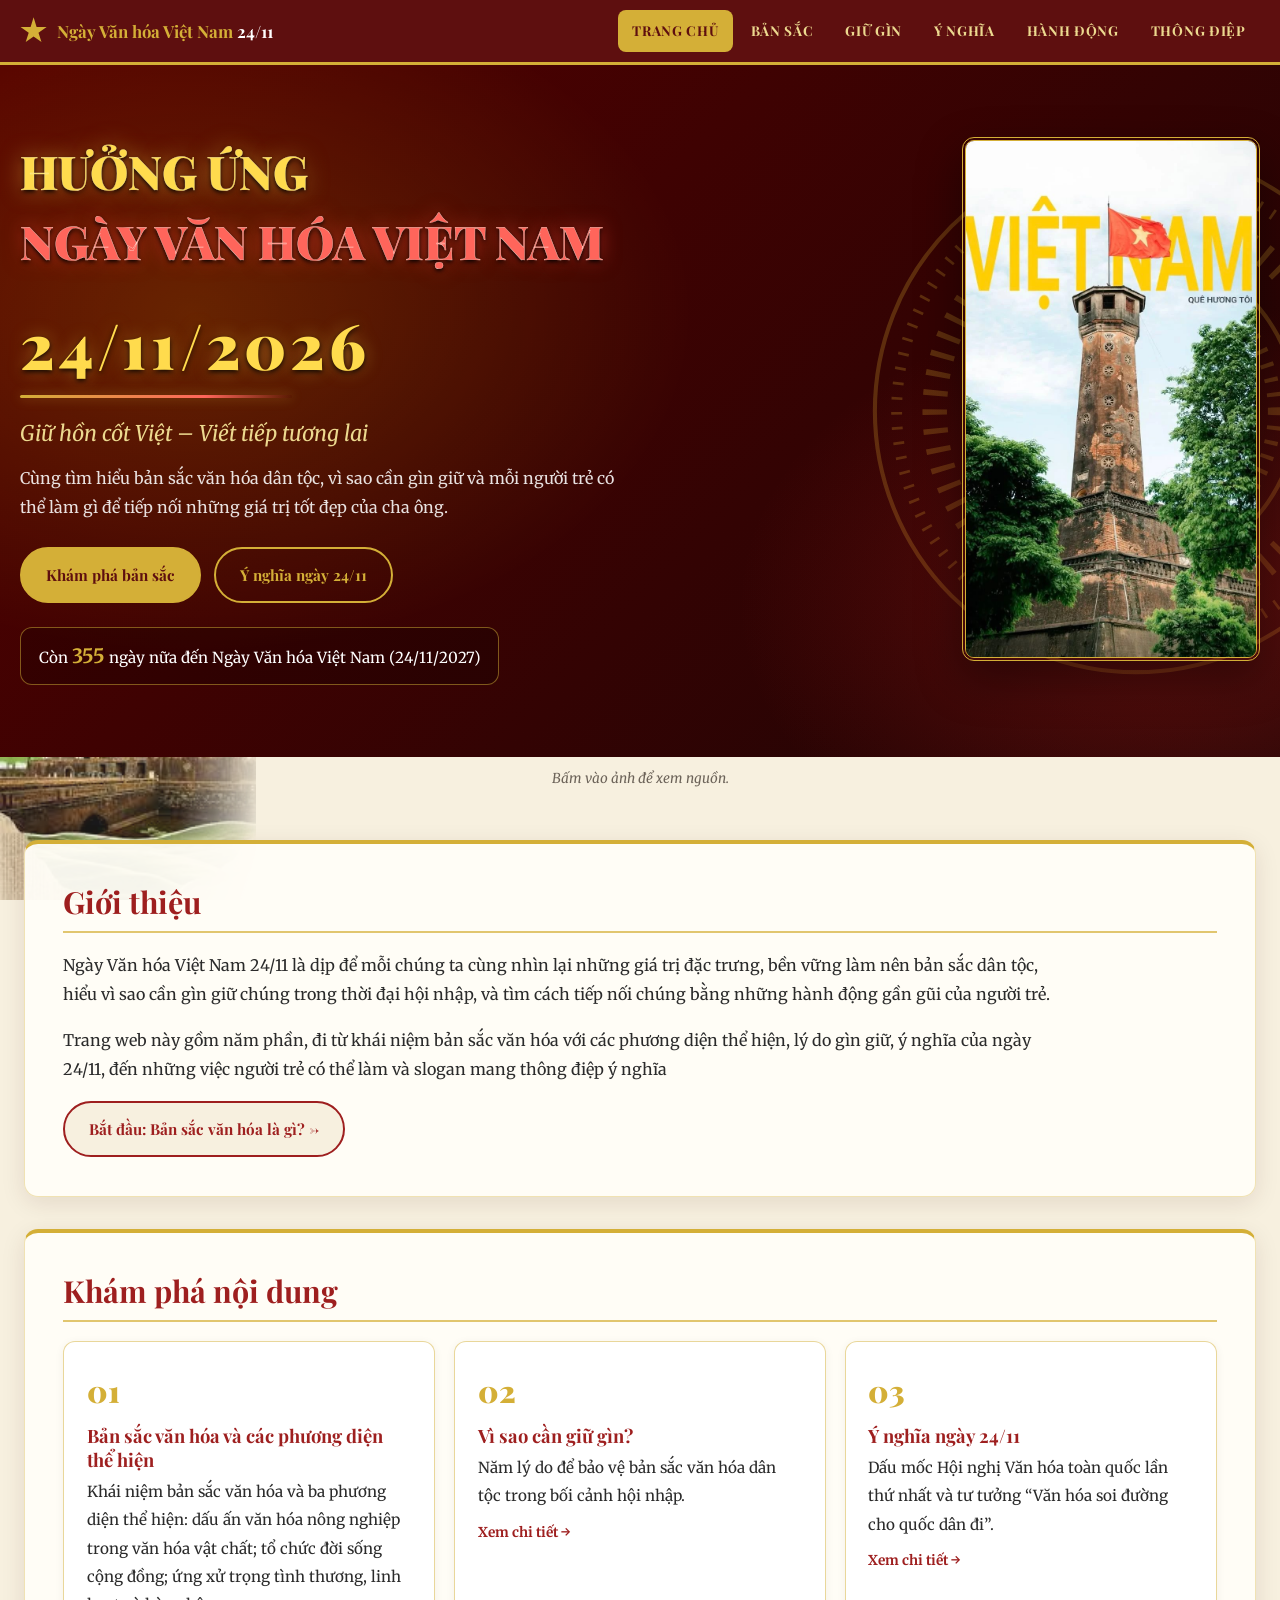
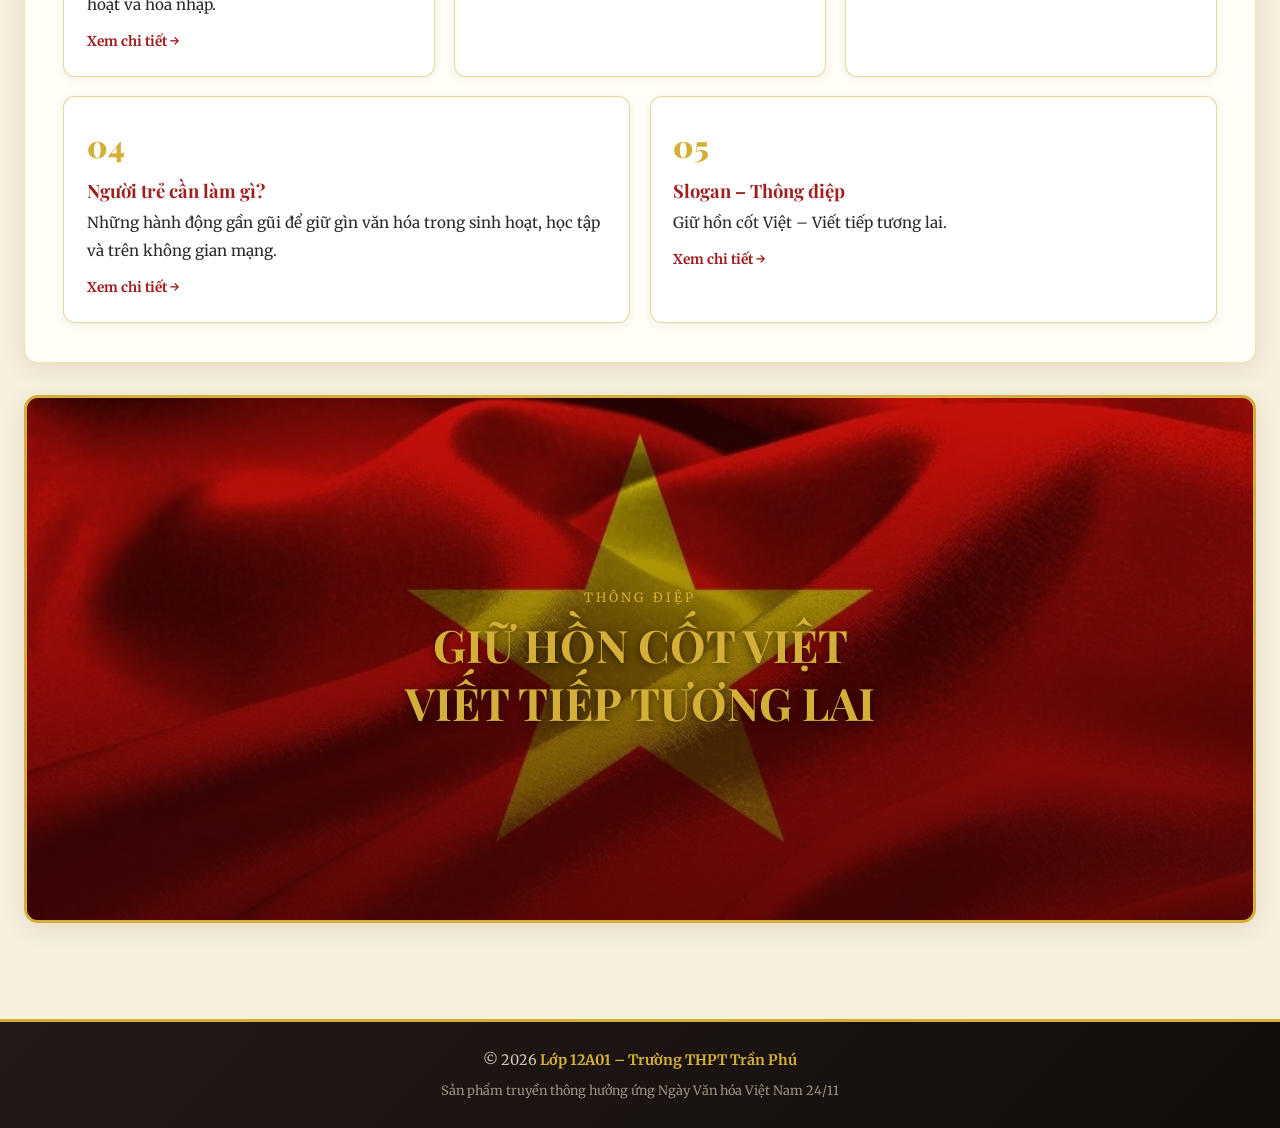
<file: docs/index.html>
<!DOCTYPE html>
<html lang="vi">
<head>
    <meta charset="UTF-8">
    <meta name="viewport" content="width=device-width, initial-scale=1, viewport-fit=cover">
    <meta name="theme-color" content="#8b1a1a">
    <meta name="description" content="Hưởng ứng Ngày Văn hóa Việt Nam 24/11/2026 – Giữ hồn cốt Việt, viết tiếp tương lai. Sản phẩm truyền thông của lớp 12A01, Trường THPT Trần Phú.">
    <meta property="og:title" content="Hưởng ứng Ngày Văn hóa Việt Nam 24/11/2026">
    <meta property="og:description" content="Giữ hồn cốt Việt – Viết tiếp tương lai">
    <title>Trang chủ | Ngày Văn hóa Việt Nam 24/11</title>
    <link rel="icon" href="data:image/svg+xml,%3Csvg xmlns='http://www.w3.org/2000/svg' viewBox='0 0 100 100'%3E%3Crect width='100' height='100' rx='18' fill='%23c8102e'/%3E%3Cpolygon fill='%23ffcd00' points='50,18 60,42 86,42 65,58 73,83 50,68 27,83 35,58 14,42 40,42'/%3E%3C/svg%3E">
    <link rel="preconnect" href="https://fonts.googleapis.com">
    <link rel="preconnect" href="https://fonts.gstatic.com" crossorigin>
    <link rel="stylesheet" href="https://fonts.googleapis.com/css2?family=Merriweather:ital,wght@0,300;0,400;0,700;1,400&family=Playfair+Display:wght@400;700;900&display=swap">
    <link rel="stylesheet" href="style.css">
    <script>document.documentElement.className+=' js';try{if(!sessionStorage.getItem('nvh-seen')){document.documentElement.className+=' loading';sessionStorage.setItem('nvh-seen','1');}}catch(e){}</script>
</head>
<body>
    <div class="page-loader" aria-hidden="true">
        <div class="loader-title">Ngày Văn hóa Việt Nam 24/11</div>
        <div class="loader-bar"><i></i></div>
    </div>
    <div class="progress"></div>

    <header class="site-header">
        <div class="nav-inner">
            <a class="brand" href="index.html"><span class="brand-mark" aria-hidden="true"></span><span>Ngày Văn hóa Việt Nam <b>24/11</b></span></a>
            <button class="nav-toggle" type="button" aria-label="Mở menu" aria-expanded="false" aria-controls="menu"><span></span><span></span><span></span></button>
            <nav id="menu" class="nav-menu" aria-label="Menu chính">
                <ul>
                    <li><a href="index.html" aria-current="page">Trang chủ</a></li>
                    <li><a href="ban-sac.html">Bản sắc</a></li>
                    <li><a href="giu-gin.html">Giữ gìn</a></li>
                    <li><a href="y-nghia.html">Ý nghĩa</a></li>
                    <li><a href="hanh-dong.html">Hành động</a></li>
                    <li><a href="thong-diep.html">Thông điệp</a></li>
                </ul>
            </nav>
        </div>
    </header>

    <main>
        <section class="hero">
            <div class="hero-inner">
                <div class="hero-text">
                    <span class="culture-day-badge" id="culture-day-badge" hidden>Hôm nay 24/11</span>
                    <h1 class="hero-title"><span class="t-gold">HƯỞNG ỨNG</span><span class="t-red">NGÀY VĂN HÓA VIỆT NAM</span> <span class="t-date">24/11/2026</span></h1>
                    <p class="hero-slogan">Giữ hồn cốt Việt – Viết tiếp tương lai</p>
                    <p class="hero-desc">Cùng tìm hiểu bản sắc văn hóa dân tộc, vì sao cần gìn giữ và mỗi người trẻ có thể làm gì để tiếp nối những giá trị tốt đẹp của cha ông.</p>
                    <div class="hero-actions">
                        <a class="btn" href="ban-sac.html">Khám phá bản sắc</a>
                        <a class="btn btn-ghost" href="y-nghia.html">Ý nghĩa ngày 24/11</a>
                    </div>
                    <div class="countdown" id="countdown">Ngày Văn hóa Việt Nam – 24/11</div>
                    <p class="culture-day-message" id="culture-day-message" hidden>Mỗi giá trị văn hóa được gìn giữ hôm nay là một di sản cho mai sau. Chúc mừng Ngày Văn hóa Việt Nam!</p>
                </div>
                <figure class="hero-figure" data-no-caption>
                    <img src="media/image31.jpg" width="736" height="1309" alt="Cột cờ Hà Nội" fetchpriority="high">
                </figure>
            </div>
        </section>
        <p class="note hero-note">Bấm vào ảnh để xem nguồn.</p>

        <div class="wrap">
            <section class="panel reveal">
                <h2>Giới thiệu</h2>
                <div class="prose">
                    <p>Ngày Văn hóa Việt Nam 24/11 là dịp để mỗi chúng ta cùng nhìn lại những giá trị đặc trưng, bền vững làm nên bản sắc dân tộc, hiểu vì sao cần gìn giữ chúng trong thời đại hội nhập, và tìm cách tiếp nối chúng bằng những hành động gần gũi của người trẻ.</p>
                    <p>Trang web này gồm năm phần, đi từ khái niệm bản sắc văn hóa với các phương diện thể hiện, lý do gìn giữ, ý nghĩa của ngày 24/11, đến những việc người trẻ có thể làm và slogan mang thông điệp ý nghĩa</p>
                </div>
                <p style="margin-top:1rem"><a class="btn btn-dark" href="ban-sac.html">Bắt đầu: Bản sắc văn hóa là gì? &rarr;</a></p>
            </section>

            <section class="panel reveal">
                <h2>Khám phá nội dung</h2>
                <div class="cards">
                    <a class="card" href="ban-sac.html">
                        <span class="num">01</span>
                        <h3>Bản sắc văn hóa và các phương diện thể hiện</h3>
                        <p>Khái niệm bản sắc văn hóa và ba phương diện thể hiện: dấu ấn văn hóa nông nghiệp trong văn hóa vật chất; tổ chức đời sống cộng đồng; ứng xử trọng tình thương, linh hoạt và hòa nhập.</p>
                        <span class="more">Xem chi tiết &rarr;</span>
                    </a>
                    <a class="card" href="giu-gin.html">
                        <span class="num">02</span>
                        <h3>Vì sao cần giữ gìn?</h3>
                        <p>Năm lý do để bảo vệ bản sắc văn hóa dân tộc trong bối cảnh hội nhập.</p>
                        <span class="more">Xem chi tiết &rarr;</span>
                    </a>
                    <a class="card" href="y-nghia.html">
                        <span class="num">03</span>
                        <h3>Ý nghĩa ngày 24/11</h3>
                        <p>Dấu mốc Hội nghị Văn hóa toàn quốc lần thứ nhất và tư tưởng “Văn hóa soi đường cho quốc dân đi”.</p>
                        <span class="more">Xem chi tiết &rarr;</span>
                    </a>
                    <a class="card" href="hanh-dong.html">
                        <span class="num">04</span>
                        <h3>Người trẻ cần làm gì?</h3>
                        <p>Những hành động gần gũi để giữ gìn văn hóa trong sinh hoạt, học tập và trên không gian mạng.</p>
                        <span class="more">Xem chi tiết &rarr;</span>
                    </a>
                    <a class="card" href="thong-diep.html">
                        <span class="num">05</span>
                        <h3>Slogan – Thông điệp</h3>
                        <p>Giữ hồn cốt Việt – Viết tiếp tương lai.</p>
                        <span class="more">Xem chi tiết &rarr;</span>
                    </a>
                </div>
            </section>

            <div class="banner reveal" data-no-caption>
                <img src="media/image27.jpg" width="1200" height="675" alt="Quốc kỳ Việt Nam" loading="lazy" decoding="async">
                <div class="banner-text">
                    <small>Thông điệp</small>
                    <strong>GIỮ HỒN CỐT VIỆT<br>VIẾT TIẾP TƯƠNG LAI</strong>
                </div>
            </div>
        </div>
    </main>

    <footer class="site-footer">
        <p>&copy; 2026 <strong>Lớp 12A01 – Trường THPT Trần Phú</strong></p>
        <p>Sản phẩm truyền thông hưởng ứng Ngày Văn hóa Việt Nam 24/11</p>
    </footer>

    <button class="scroll-top" type="button" aria-label="Lên đầu trang">&uarr;</button>
    <script src="script.js"></script>
</body>
</html>
</file>
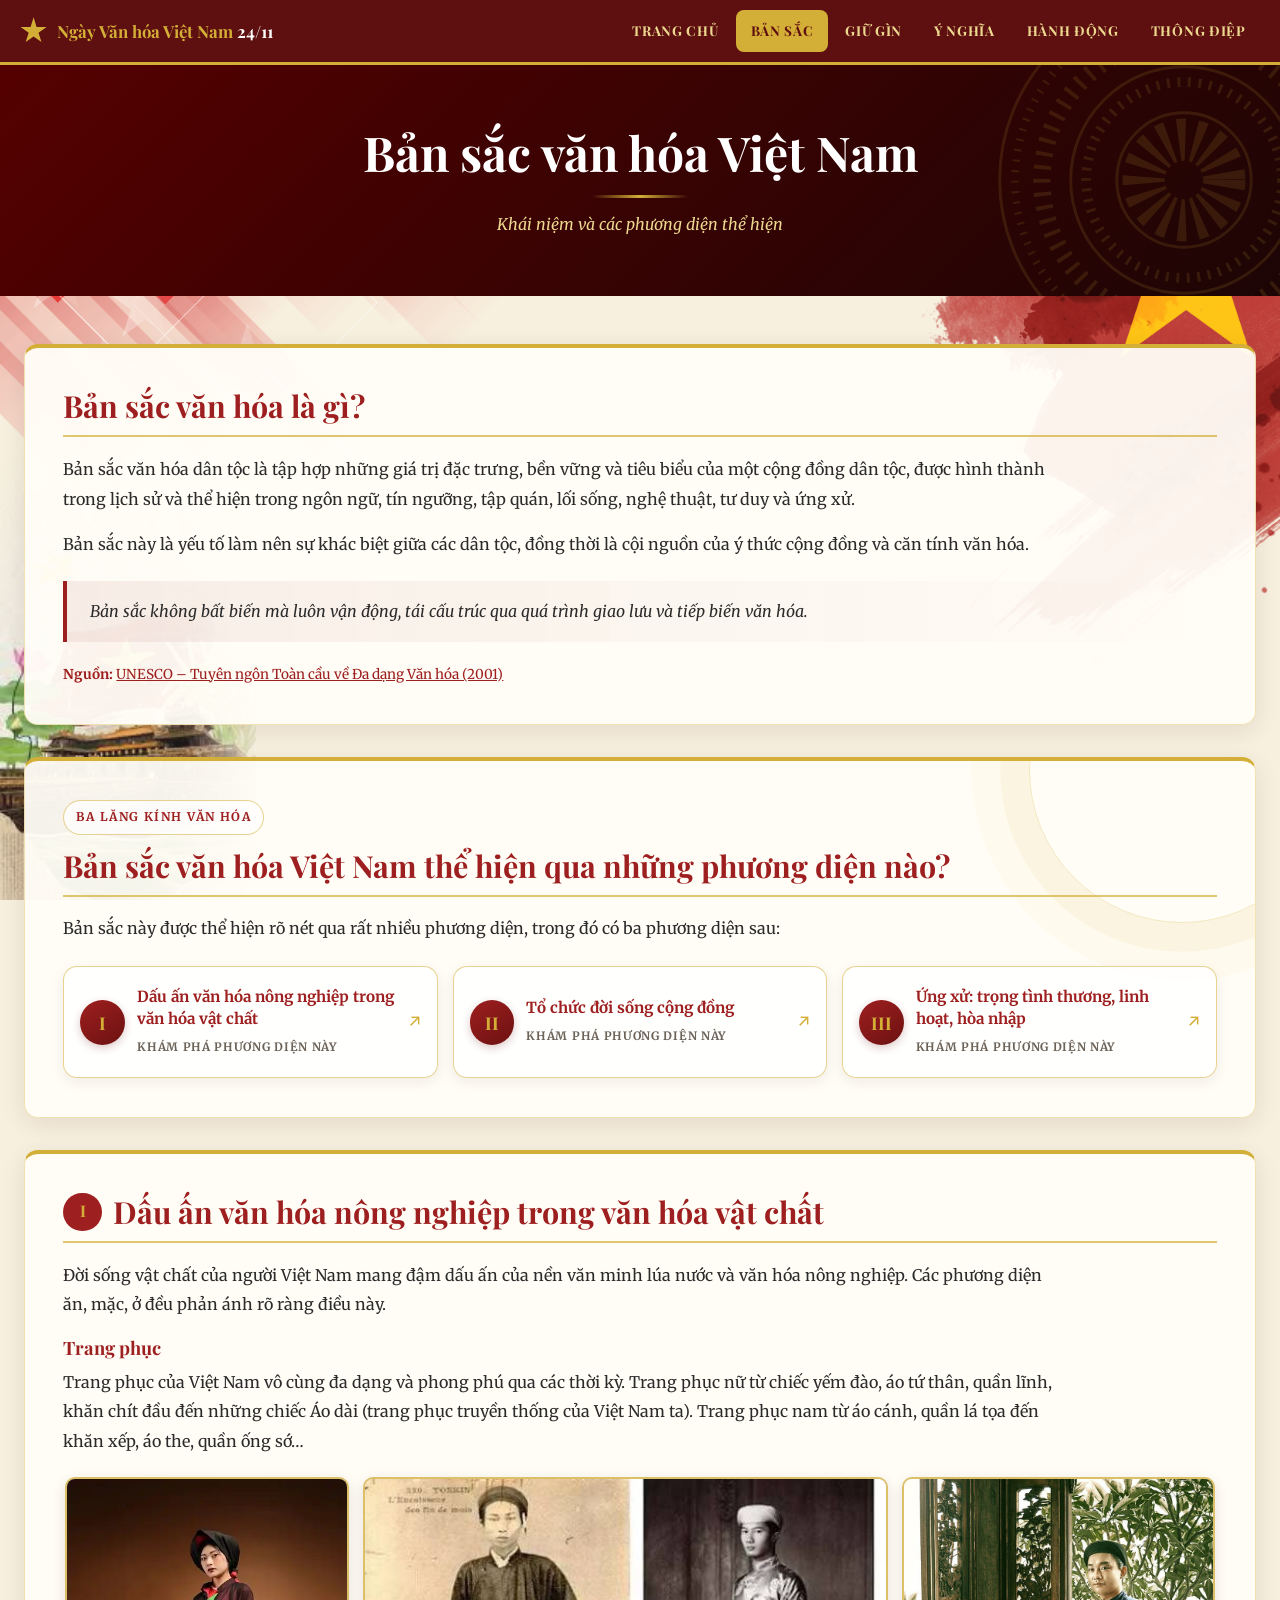
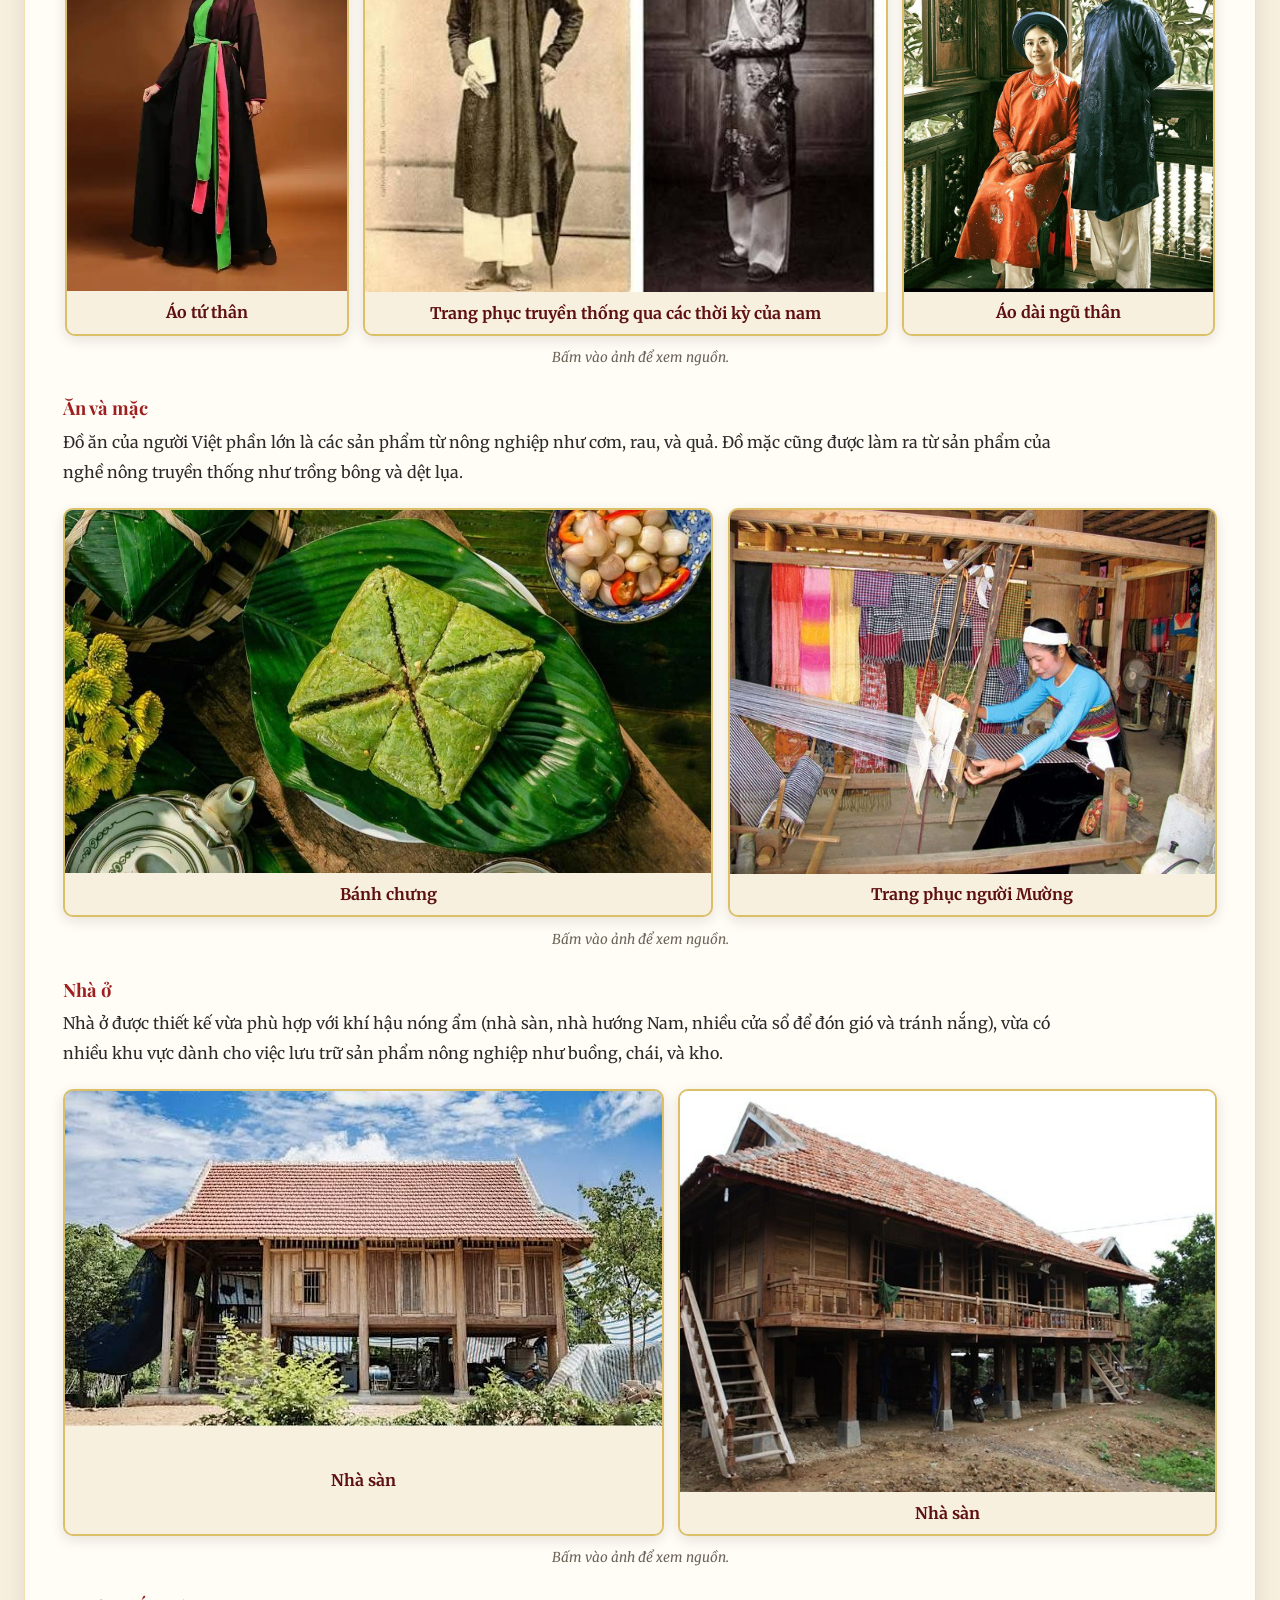
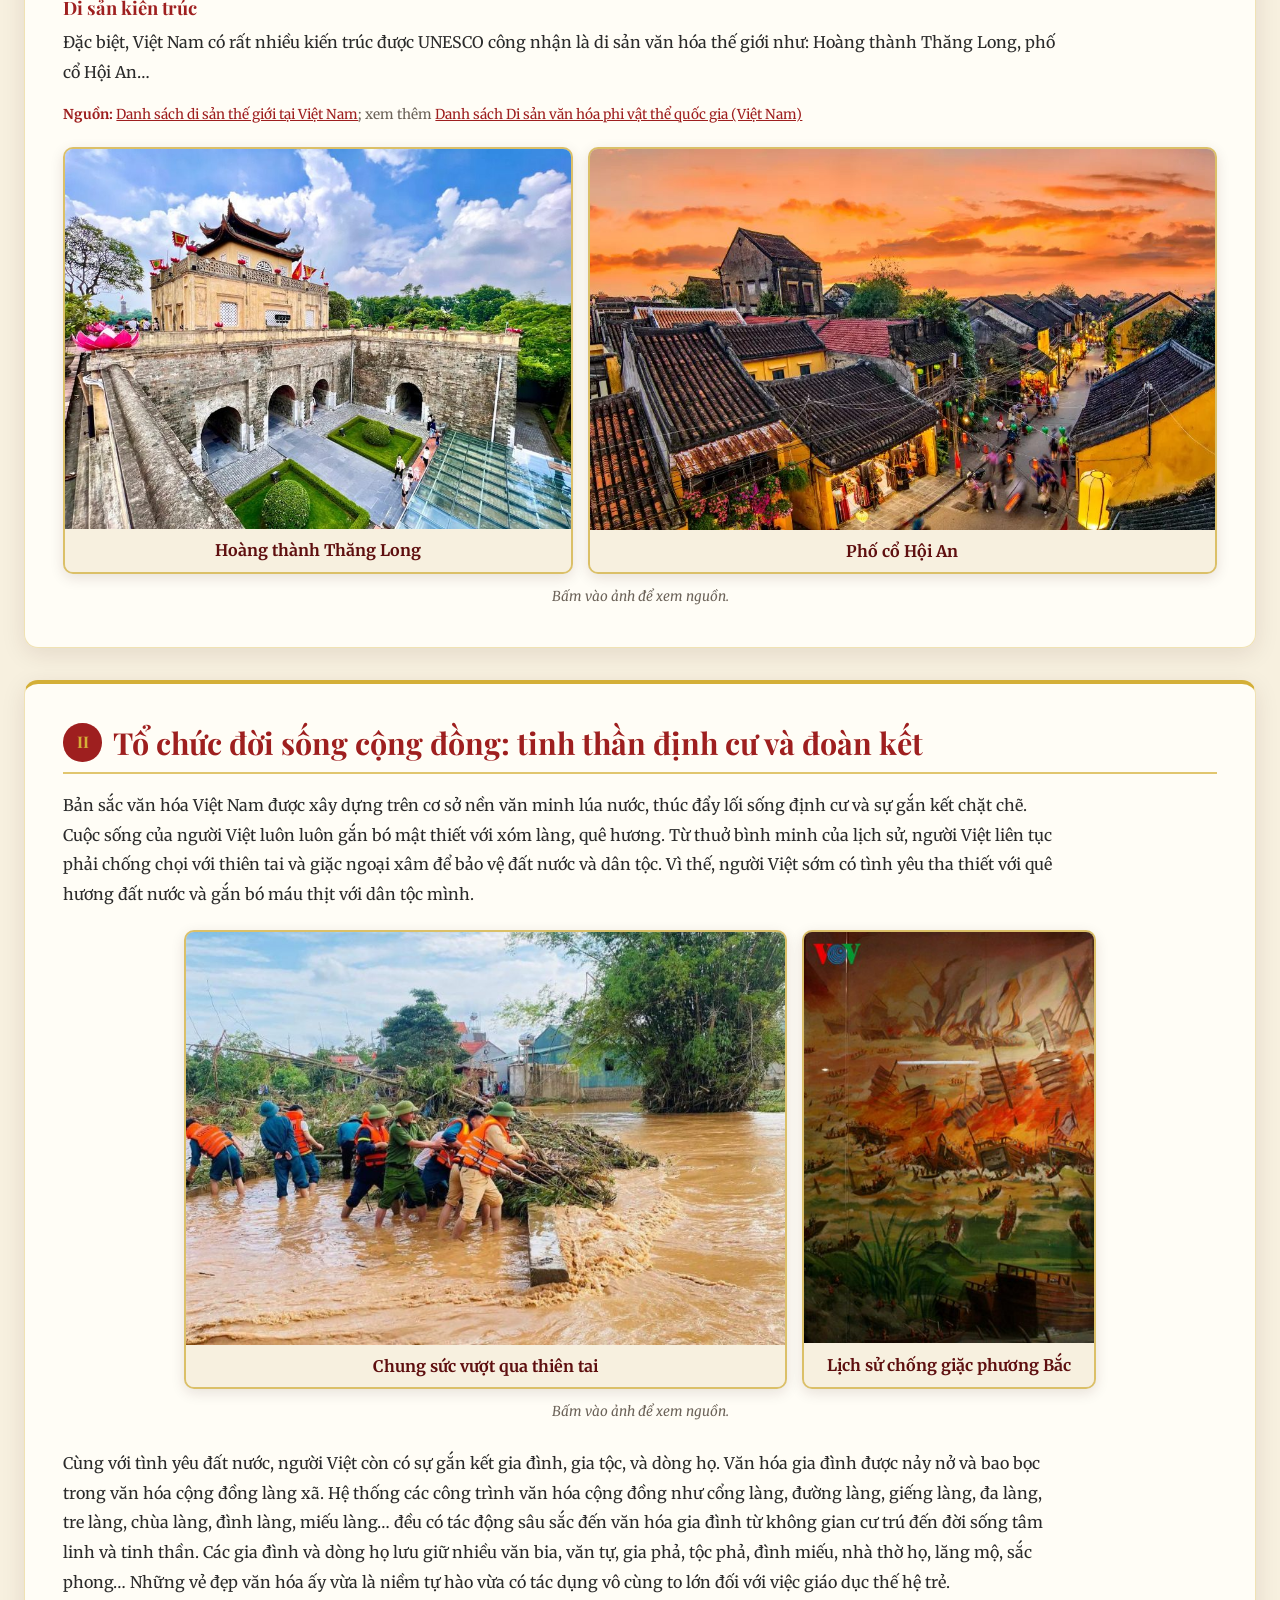
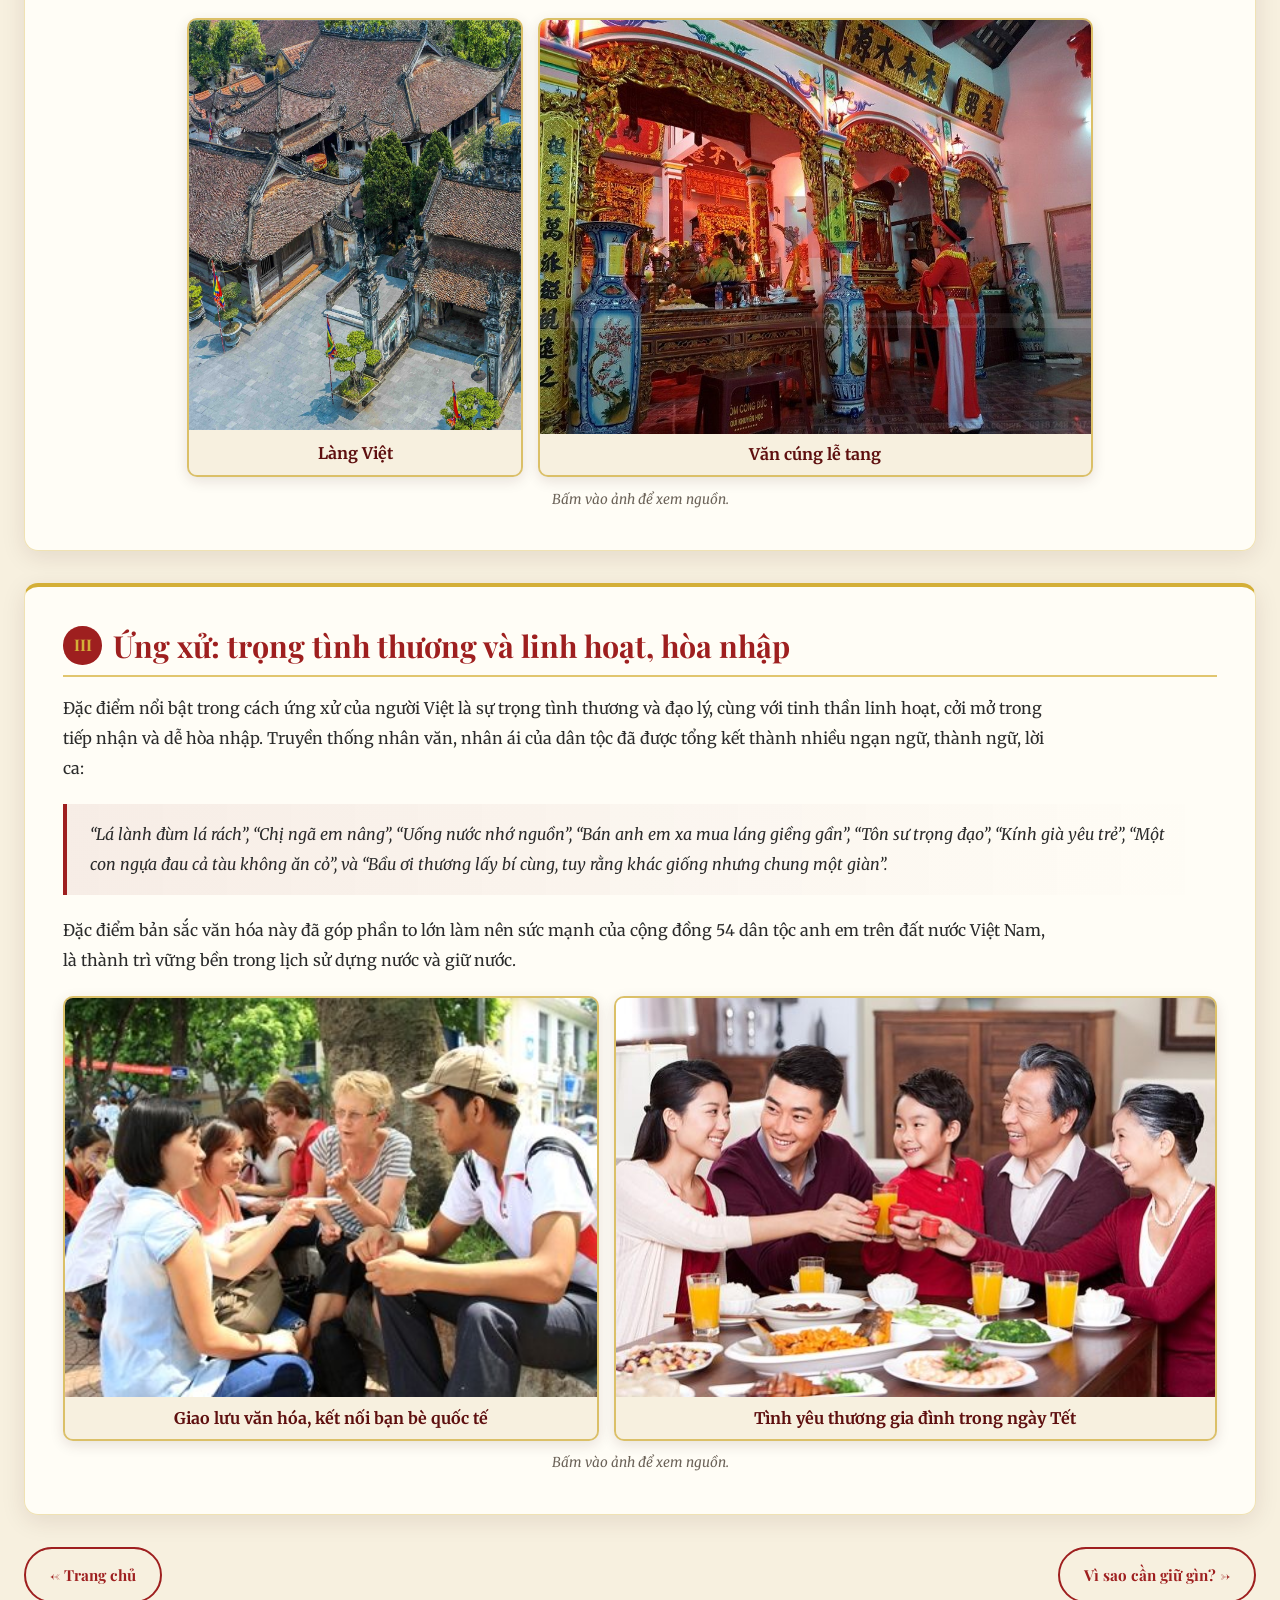
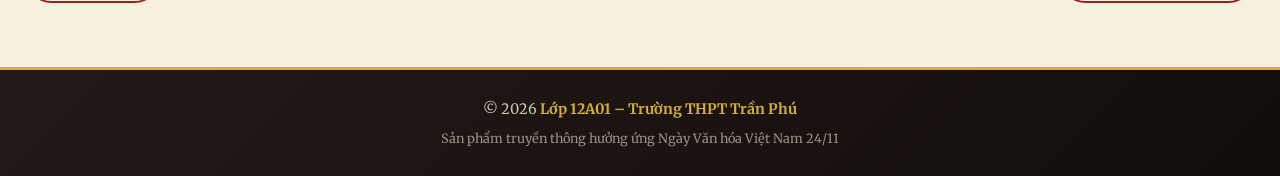
<file: docs/ban-sac.html>
<!DOCTYPE html>
<html lang="vi">
<head>
    <meta charset="UTF-8">
    <meta name="viewport" content="width=device-width, initial-scale=1, viewport-fit=cover">
    <meta name="theme-color" content="#8b1a1a">
    <meta name="description" content="Bản sắc văn hóa Việt Nam thể hiện qua văn hóa vật chất, tổ chức đời sống cộng đồng và cách ứng xử của người Việt.">
    <title>Bản sắc văn hóa Việt Nam | Ngày Văn hóa Việt Nam 24/11</title>
    <link rel="icon" href="data:image/svg+xml,%3Csvg xmlns='http://www.w3.org/2000/svg' viewBox='0 0 100 100'%3E%3Crect width='100' height='100' rx='18' fill='%23c8102e'/%3E%3Cpolygon fill='%23ffcd00' points='50,18 60,42 86,42 65,58 73,83 50,68 27,83 35,58 14,42 40,42'/%3E%3C/svg%3E">
    <link rel="preconnect" href="https://fonts.googleapis.com">
    <link rel="preconnect" href="https://fonts.gstatic.com" crossorigin>
    <link rel="stylesheet" href="https://fonts.googleapis.com/css2?family=Merriweather:ital,wght@0,300;0,400;0,700;1,400&family=Playfair+Display:wght@400;700;900&display=swap">
    <link rel="stylesheet" href="style.css">
    <script>document.documentElement.className+=' js';try{if(!sessionStorage.getItem('nvh-seen')){document.documentElement.className+=' loading';sessionStorage.setItem('nvh-seen','1');}}catch(e){}</script>
</head>
<body>
    <div class="page-loader" aria-hidden="true">
        <div class="loader-title">Ngày Văn hóa Việt Nam 24/11</div>
        <div class="loader-bar"><i></i></div>
    </div>
    <div class="progress"></div>

    <header class="site-header">
        <div class="nav-inner">
            <a class="brand" href="index.html"><span class="brand-mark" aria-hidden="true"></span><span>Ngày Văn hóa Việt Nam <b>24/11</b></span></a>
            <button class="nav-toggle" type="button" aria-label="Mở menu" aria-expanded="false" aria-controls="menu"><span></span><span></span><span></span></button>
            <nav id="menu" class="nav-menu" aria-label="Menu chính">
                <ul>
                    <li><a href="index.html">Trang chủ</a></li>
                    <li><a href="ban-sac.html" aria-current="page">Bản sắc</a></li>
                    <li><a href="giu-gin.html">Giữ gìn</a></li>
                    <li><a href="y-nghia.html">Ý nghĩa</a></li>
                    <li><a href="hanh-dong.html">Hành động</a></li>
                    <li><a href="thong-diep.html">Thông điệp</a></li>
                </ul>
            </nav>
        </div>
    </header>

    <main>
        <section class="page-head">
            <h1>Bản sắc văn hóa Việt Nam</h1>
            <p>Khái niệm và các phương diện thể hiện</p>
        </section>

        <div class="wrap">
            <section class="panel reveal">
                <h2>Bản sắc văn hóa là gì?</h2>
                <div class="prose">
                    <p>Bản sắc văn hóa dân tộc là tập hợp những giá trị đặc trưng, bền vững và tiêu biểu của một cộng đồng dân tộc, được hình thành trong lịch sử và thể hiện trong ngôn ngữ, tín ngưỡng, tập quán, lối sống, nghệ thuật, tư duy và ứng xử.</p>
                    <p>Bản sắc này là yếu tố làm nên sự khác biệt giữa các dân tộc, đồng thời là cội nguồn của ý thức cộng đồng và căn tính văn hóa.</p>
                </div>
                <div class="quote">Bản sắc không bất biến mà luôn vận động, tái cấu trúc qua quá trình giao lưu và tiếp biến văn hóa.</div>
                <p class="src"><strong>Nguồn:</strong> <a href="https://share.google/VIsNQShu17pC51cxD" target="_blank" rel="noopener">UNESCO – Tuyên ngôn Toàn cầu về Đa dạng Văn hóa (2001)</a></p>
            </section>

            <section class="panel reveal aspects-intro">
                <span class="aspects-kicker">Ba lăng kính văn hóa</span>
                <h2>Bản sắc văn hóa Việt Nam thể hiện qua những phương diện nào?</h2>
                <div class="prose">
                    <p>Bản sắc này được thể hiện rõ nét qua rất nhiều phương diện, trong đó có ba phương diện sau:</p>
                </div>
                <nav class="aspect-links" aria-label="Ba phương diện bản sắc văn hóa">
                    <a href="#vat-chat">
                        <span class="aspect-number" aria-hidden="true">I</span>
                        <span class="aspect-copy">
                            <strong>Dấu ấn văn hóa nông nghiệp trong văn hóa vật chất</strong>
                            <small>Khám phá phương diện này</small>
                        </span>
                        <span class="aspect-arrow" aria-hidden="true">↗</span>
                    </a>
                    <a href="#cong-dong">
                        <span class="aspect-number" aria-hidden="true">II</span>
                        <span class="aspect-copy">
                            <strong>Tổ chức đời sống cộng đồng</strong>
                            <small>Khám phá phương diện này</small>
                        </span>
                        <span class="aspect-arrow" aria-hidden="true">↗</span>
                    </a>
                    <a href="#ung-xu">
                        <span class="aspect-number" aria-hidden="true">III</span>
                        <span class="aspect-copy">
                            <strong>Ứng xử: trọng tình thương, linh hoạt, hòa nhập</strong>
                            <small>Khám phá phương diện này</small>
                        </span>
                        <span class="aspect-arrow" aria-hidden="true">↗</span>
                    </a>
                </nav>
            </section>

            <section class="panel reveal" id="vat-chat">
                <h2><span class="badge">I</span>Dấu ấn văn hóa nông nghiệp trong văn hóa vật chất</h2>
                <div class="prose">
                    <p>Đời sống vật chất của người Việt Nam mang đậm dấu ấn của nền văn minh lúa nước và văn hóa nông nghiệp. Các phương diện ăn, mặc, ở đều phản ánh rõ ràng điều này.</p>
                    <h3>Trang phục</h3>
                    <p>Trang phục của Việt Nam vô cùng đa dạng và phong phú qua các thời kỳ. Trang phục nữ từ chiếc yếm đào, áo tứ thân, quần lĩnh, khăn chít đầu đến những chiếc Áo dài (trang phục truyền thống của Việt Nam ta). Trang phục nam từ áo cánh, quần lá tọa đến khăn xếp, áo the, quần ống sớ…</p>
                </div>
                <div class="gallery">
                    <figure style="--r:.683"><img src="media/image19.jpg" width="953" height="1396" alt="Áo tứ thân" loading="lazy" decoding="async"></figure>
                    <figure style="--r:1.261"><img src="media/image6.jpg" width="2249" height="1783" alt="Trang phục truyền thống qua các thời kỳ của nam" loading="lazy" decoding="async"></figure>
                    <figure style="--r:.753"><img src="media/image17.jpg" width="1502" height="1995" alt="Áo dài ngũ thân" loading="lazy" decoding="async"></figure>
                </div>

                <div class="prose" style="margin-top:1.6rem">
                    <h3>Ăn và mặc</h3>
                    <p>Đồ ăn của người Việt phần lớn là các sản phẩm từ nông nghiệp như cơm, rau, và quả. Đồ mặc cũng được làm ra từ sản phẩm của nghề nông truyền thống như trồng bông và dệt lụa.</p>
                </div>
                <div class="gallery">
                    <figure style="--r:1.775"><img src="media/image4.jpg" width="2443" height="1376" alt="Bánh chưng" loading="lazy" decoding="async"></figure>
                    <figure style="--r:1.335"><img src="media/image23.jpg" width="2453" height="1838" alt="Trang phục người Mường" loading="lazy" decoding="async"></figure>
                </div>

                <div class="prose" style="margin-top:1.6rem">
                    <h3>Nhà ở</h3>
                    <p>Nhà ở được thiết kế vừa phù hợp với khí hậu nóng ẩm (nhà sàn, nhà hướng Nam, nhiều cửa sổ để đón gió và tránh nắng), vừa có nhiều khu vực dành cho việc lưu trữ sản phẩm nông nghiệp như buồng, chái, và kho.</p>
                </div>
                <div class="gallery">
                    <figure style="--r:1.782"><img src="media/image26.jpg" width="2172" height="1219" alt="Nhà sàn" loading="lazy" decoding="async"></figure>
                    <figure style="--r:1.597"><img src="media/image25.jpg" width="2224" height="1393" alt="Nhà sàn" loading="lazy" decoding="async"></figure>
                </div>

                <div class="prose" style="margin-top:1.6rem">
                    <h3>Di sản kiến trúc</h3>
                    <p>Đặc biệt, Việt Nam có rất nhiều kiến trúc được UNESCO công nhận là di sản văn hóa thế giới như: Hoàng thành Thăng Long, phố cổ Hội An…</p>
                    <p class="src"><strong>Nguồn:</strong> <a href="https://vi.wikipedia.org/wiki/Danh_s%C3%A1ch_di_s%E1%BA%A3n_th%E1%BA%BF_gi%E1%BB%9Bi_t%E1%BA%A1i_Vi%E1%BB%87t_Nam" target="_blank" rel="noopener">Danh sách di sản thế giới tại Việt Nam</a>; xem thêm <a href="https://vi.wikipedia.org/wiki/Danh_s%C3%A1ch_Di_s%E1%BA%A3n_v%C4%83n_h%C3%B3a_phi_v%E1%BA%ADt_th%E1%BB%83_qu%E1%BB%91c_gia_(Vi%E1%BB%87t_Nam)" target="_blank" rel="noopener">Danh sách Di sản văn hóa phi vật thể quốc gia (Việt Nam)</a></p>
                </div>
                <div class="gallery">
                    <figure style="--r:1.334"><img src="media/image20.jpg" width="3427" height="2568" alt="Hoàng thành Thăng Long" loading="lazy" decoding="async"></figure>
                    <figure style="--r:1.645"><img src="media/image1.jpg" width="3807" height="2314" alt="Phố cổ Hội An" loading="lazy" decoding="async"></figure>
                </div>
            </section>

            <section class="panel reveal" id="cong-dong">
                <h2><span class="badge">II</span>Tổ chức đời sống cộng đồng: tinh thần định cư và đoàn kết</h2>
                <div class="prose">
                    <p>Bản sắc văn hóa Việt Nam được xây dựng trên cơ sở nền văn minh lúa nước, thúc đẩy lối sống định cư và sự gắn kết chặt chẽ. Cuộc sống của người Việt luôn luôn gắn bó mật thiết với xóm làng, quê hương. Từ thuở bình minh của lịch sử, người Việt liên tục phải chống chọi với thiên tai và giặc ngoại xâm để bảo vệ đất nước và dân tộc. Vì thế, người Việt sớm có tình yêu tha thiết với quê hương đất nước và gắn bó máu thịt với dân tộc mình.</p>
                </div>
                <div class="gallery">
                    <figure style="--r:1.451"><img src="media/image12.jpg" width="2578" height="1777" alt="Chung sức vượt qua thiên tai" loading="lazy" decoding="async"></figure>
                    <figure style="--r:.708"><img src="media/image15.jpg" width="2471" height="3490" alt="Lịch sử chống giặc phương Bắc" loading="lazy" decoding="async"></figure>
                </div>

                <div class="prose" style="margin-top:1.6rem">
                    <p>Cùng với tình yêu đất nước, người Việt còn có sự gắn kết gia đình, gia tộc, và dòng họ. Văn hóa gia đình được nảy nở và bao bọc trong văn hóa cộng đồng làng xã. Hệ thống các công trình văn hóa cộng đồng như cổng làng, đường làng, giếng làng, đa làng, tre làng, chùa làng, đình làng, miếu làng… đều có tác động sâu sắc đến văn hóa gia đình từ không gian cư trú đến đời sống tâm linh và tinh thần. Các gia đình và dòng họ lưu giữ nhiều văn bia, văn tự, gia phả, tộc phả, đình miếu, nhà thờ họ, lăng mộ, sắc phong… Những vẻ đẹp văn hóa ấy vừa là niềm tự hào vừa có tác dụng vô cùng to lớn đối với việc giáo dục thế hệ trẻ.</p>
                </div>
                <div class="gallery">
                    <figure style="--r:.808"><img src="media/image32.jpg" width="2082" height="2578" alt="Làng Việt" loading="lazy" decoding="async"></figure>
                    <figure style="--r:1.335"><img src="media/image29.jpg" width="2922" height="2189" alt="Văn cúng lễ tang" loading="lazy" decoding="async"></figure>
                </div>
            </section>

            <section class="panel reveal" id="ung-xu">
                <h2><span class="badge">III</span>Ứng xử: trọng tình thương và linh hoạt, hòa nhập</h2>
                <div class="prose">
                    <p>Đặc điểm nổi bật trong cách ứng xử của người Việt là sự trọng tình thương và đạo lý, cùng với tinh thần linh hoạt, cởi mở trong tiếp nhận và dễ hòa nhập. Truyền thống nhân văn, nhân ái của dân tộc đã được tổng kết thành nhiều ngạn ngữ, thành ngữ, lời ca:</p>
                </div>
                <div class="quote">“Lá lành đùm lá rách”, “Chị ngã em nâng”, “Uống nước nhớ nguồn”, “Bán anh em xa mua láng giềng gần”, “Tôn sư trọng đạo”, “Kính già yêu trẻ”, “Một con ngựa đau cả tàu không ăn cỏ”, và “Bầu ơi thương lấy bí cùng, tuy rằng khác giống nhưng chung một giàn”.</div>
                <div class="prose">
                    <p>Đặc điểm bản sắc văn hóa này đã góp phần to lớn làm nên sức mạnh của cộng đồng 54 dân tộc anh em trên đất nước Việt Nam, là thành trì vững bền trong lịch sử dựng nước và giữ nước.</p>
                </div>
                <div class="gallery">
                    <figure style="--r:1.333"><img src="media/image7.jpg" width="2623" height="1967" alt="Giao lưu văn hóa, kết nối bạn bè quốc tế" loading="lazy" decoding="async"></figure>
                    <figure style="--r:1.5"><img src="media/image28.jpg" width="3304" height="2203" alt="Tình yêu thương gia đình trong ngày Tết" loading="lazy" decoding="async"></figure>
                </div>
            </section>

            <div class="pager">
                <a class="btn btn-dark" href="index.html">&larr; Trang chủ</a>
                <a class="btn btn-dark" href="giu-gin.html">Vì sao cần giữ gìn? &rarr;</a>
            </div>
        </div>
    </main>

    <footer class="site-footer">
        <p>&copy; 2026 <strong>Lớp 12A01 – Trường THPT Trần Phú</strong></p>
        <p>Sản phẩm truyền thông hưởng ứng Ngày Văn hóa Việt Nam 24/11</p>
    </footer>

    <button class="scroll-top" type="button" aria-label="Lên đầu trang">&uarr;</button>
    <script src="script.js"></script>
</body>
</html>
</file>
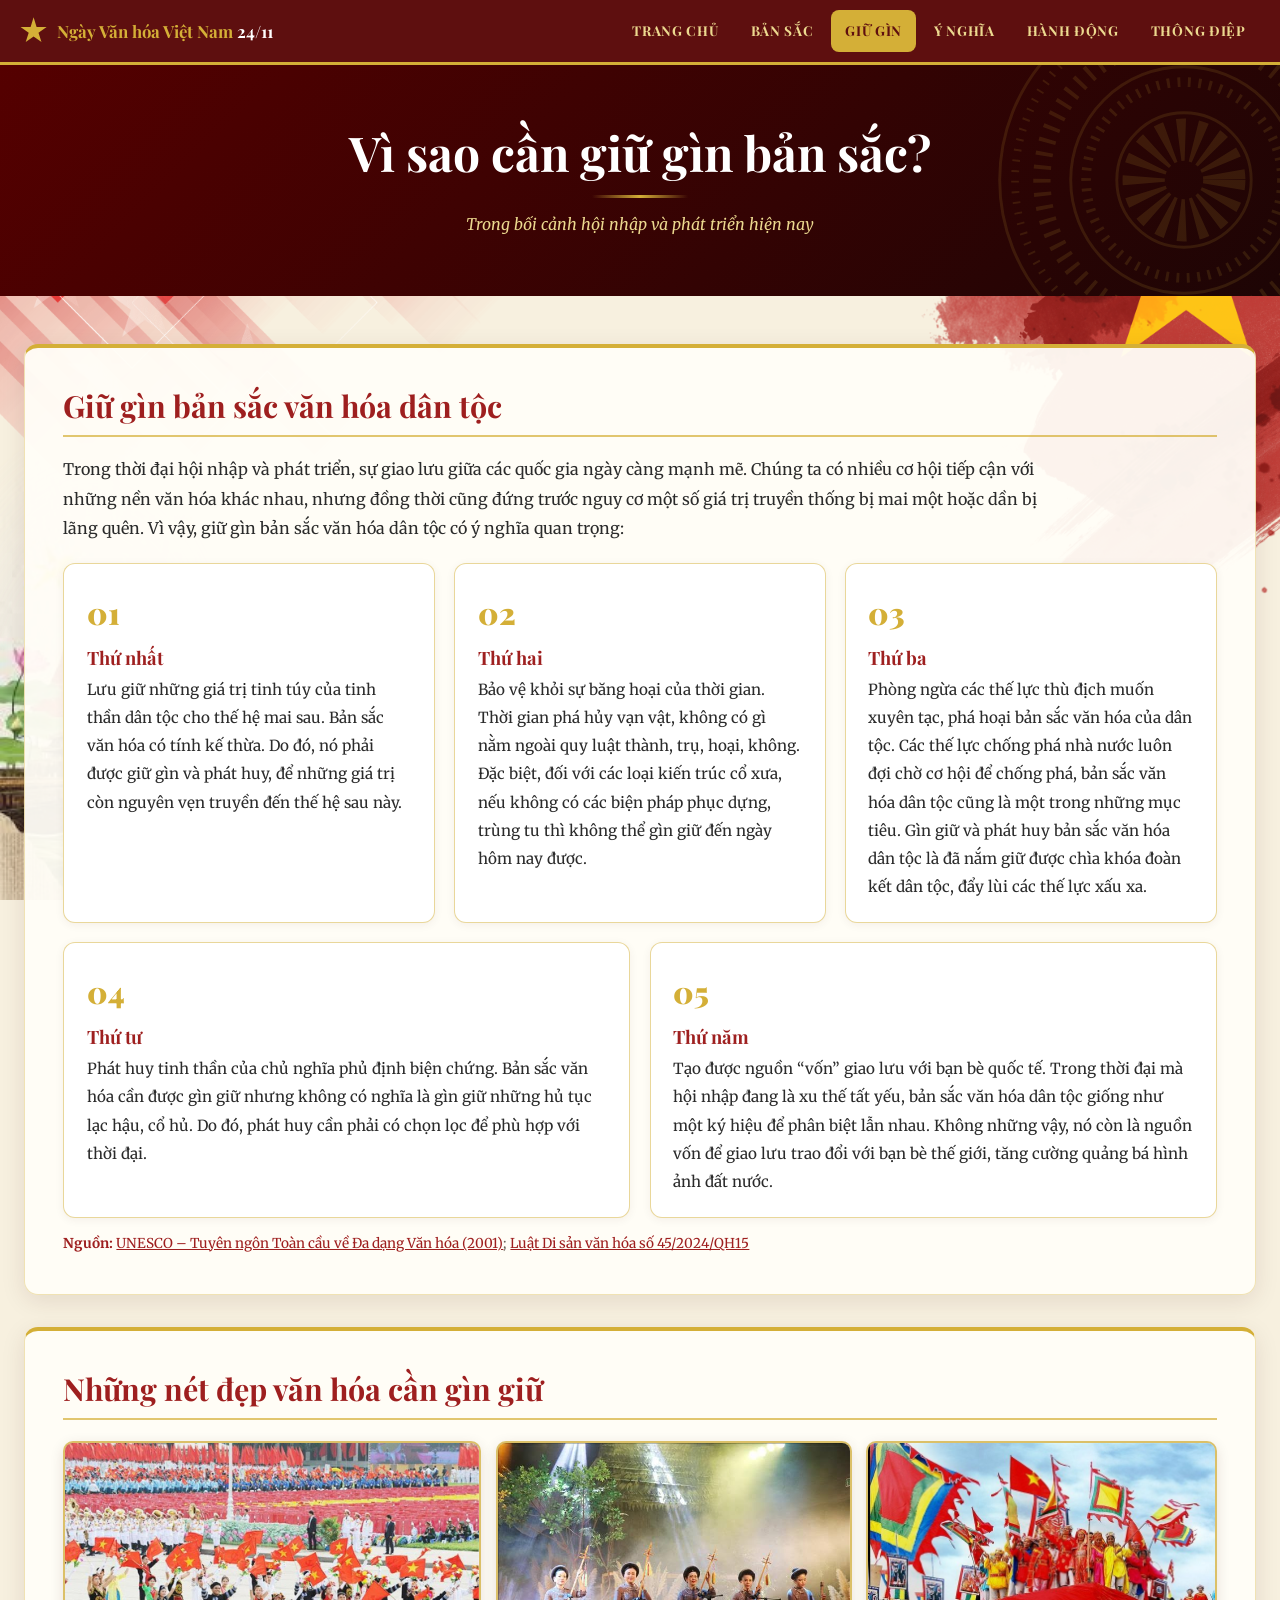
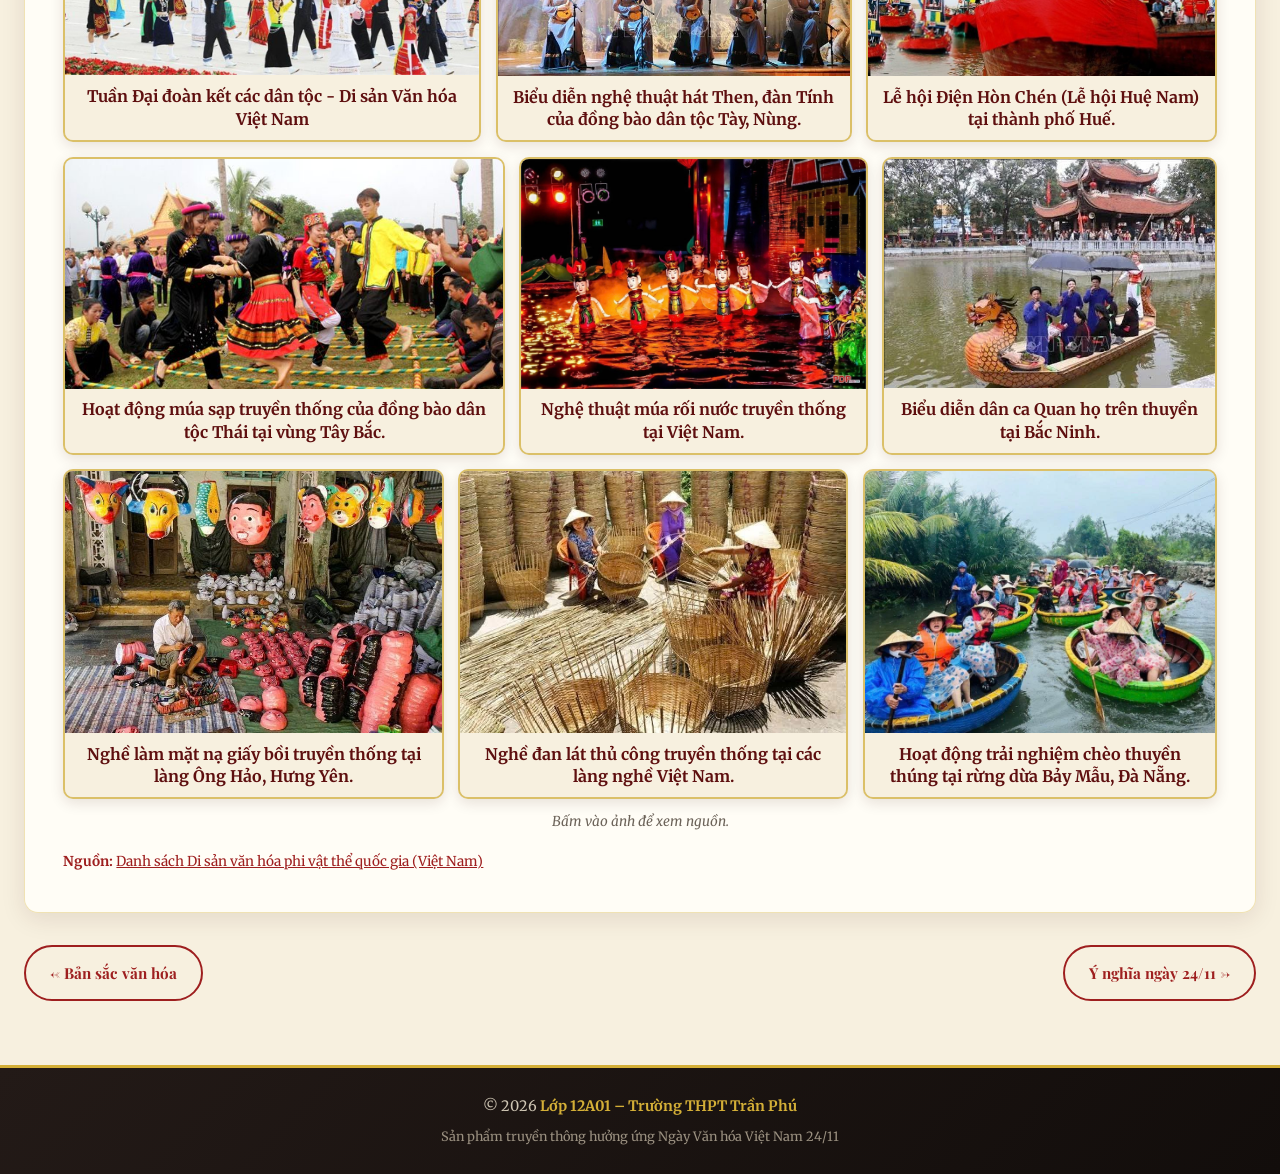
<file: docs/giu-gin.html>
<!DOCTYPE html>
<html lang="vi">
<head>
    <meta charset="UTF-8">
    <meta name="viewport" content="width=device-width, initial-scale=1, viewport-fit=cover">
    <meta name="theme-color" content="#8b1a1a">
    <meta name="description" content="Vì sao cần giữ gìn bản sắc văn hóa dân tộc trong bối cảnh hội nhập hiện nay? Năm lý do quan trọng.">
    <title>Vì sao cần giữ gìn bản sắc | Ngày Văn hóa Việt Nam 24/11</title>
    <link rel="icon" href="data:image/svg+xml,%3Csvg xmlns='http://www.w3.org/2000/svg' viewBox='0 0 100 100'%3E%3Crect width='100' height='100' rx='18' fill='%23c8102e'/%3E%3Cpolygon fill='%23ffcd00' points='50,18 60,42 86,42 65,58 73,83 50,68 27,83 35,58 14,42 40,42'/%3E%3C/svg%3E">
    <link rel="preconnect" href="https://fonts.googleapis.com">
    <link rel="preconnect" href="https://fonts.gstatic.com" crossorigin>
    <link rel="stylesheet" href="https://fonts.googleapis.com/css2?family=Merriweather:ital,wght@0,300;0,400;0,700;1,400&family=Playfair+Display:wght@400;700;900&display=swap">
    <link rel="stylesheet" href="style.css">
    <script>document.documentElement.className+=' js';try{if(!sessionStorage.getItem('nvh-seen')){document.documentElement.className+=' loading';sessionStorage.setItem('nvh-seen','1');}}catch(e){}</script>
</head>
<body>
    <div class="page-loader" aria-hidden="true">
        <div class="loader-title">Ngày Văn hóa Việt Nam 24/11</div>
        <div class="loader-bar"><i></i></div>
    </div>
    <div class="progress"></div>

    <header class="site-header">
        <div class="nav-inner">
            <a class="brand" href="index.html"><span class="brand-mark" aria-hidden="true"></span><span>Ngày Văn hóa Việt Nam <b>24/11</b></span></a>
            <button class="nav-toggle" type="button" aria-label="Mở menu" aria-expanded="false" aria-controls="menu"><span></span><span></span><span></span></button>
            <nav id="menu" class="nav-menu" aria-label="Menu chính">
                <ul>
                    <li><a href="index.html">Trang chủ</a></li>
                    <li><a href="ban-sac.html">Bản sắc</a></li>
                    <li><a href="giu-gin.html" aria-current="page">Giữ gìn</a></li>
                    <li><a href="y-nghia.html">Ý nghĩa</a></li>
                    <li><a href="hanh-dong.html">Hành động</a></li>
                    <li><a href="thong-diep.html">Thông điệp</a></li>
                </ul>
            </nav>
        </div>
    </header>

    <main>
        <section class="page-head">
            <h1>Vì sao cần giữ gìn bản sắc?</h1>
            <p>Trong bối cảnh hội nhập và phát triển hiện nay</p>
        </section>

        <div class="wrap">
            <section class="panel reveal">
                <h2>Giữ gìn bản sắc văn hóa dân tộc</h2>
                <div class="prose">
                    <p>Trong thời đại hội nhập và phát triển, sự giao lưu giữa các quốc gia ngày càng mạnh mẽ. Chúng ta có nhiều cơ hội tiếp cận với những nền văn hóa khác nhau, nhưng đồng thời cũng đứng trước nguy cơ một số giá trị truyền thống bị mai một hoặc dần bị lãng quên. Vì vậy, giữ gìn bản sắc văn hóa dân tộc có ý nghĩa quan trọng:</p>
                </div>
                <div class="cards">
                    <div class="card">
                        <span class="num">01</span>
                        <h3>Thứ nhất</h3>
                        <p>Lưu giữ những giá trị tinh túy của tinh thần dân tộc cho thế hệ mai sau. Bản sắc văn hóa có tính kế thừa. Do đó, nó phải được giữ gìn và phát huy, để những giá trị còn nguyên vẹn truyền đến thế hệ sau này.</p>
                    </div>
                    <div class="card">
                        <span class="num">02</span>
                        <h3>Thứ hai</h3>
                        <p>Bảo vệ khỏi sự băng hoại của thời gian. Thời gian phá hủy vạn vật, không có gì nằm ngoài quy luật thành, trụ, hoại, không. Đặc biệt, đối với các loại kiến trúc cổ xưa, nếu không có các biện pháp phục dựng, trùng tu thì không thể gìn giữ đến ngày hôm nay được.</p>
                    </div>
                    <div class="card">
                        <span class="num">03</span>
                        <h3>Thứ ba</h3>
                        <p>Phòng ngừa các thế lực thù địch muốn xuyên tạc, phá hoại bản sắc văn hóa của dân tộc. Các thế lực chống phá nhà nước luôn đợi chờ cơ hội để chống phá, bản sắc văn hóa dân tộc cũng là một trong những mục tiêu. Gìn giữ và phát huy bản sắc văn hóa dân tộc là đã nắm giữ được chìa khóa đoàn kết dân tộc, đẩy lùi các thế lực xấu xa.</p>
                    </div>
                    <div class="card">
                        <span class="num">04</span>
                        <h3>Thứ tư</h3>
                        <p>Phát huy tinh thần của chủ nghĩa phủ định biện chứng. Bản sắc văn hóa cần được gìn giữ nhưng không có nghĩa là gìn giữ những hủ tục lạc hậu, cổ hủ. Do đó, phát huy cần phải có chọn lọc để phù hợp với thời đại.</p>
                    </div>
                    <div class="card">
                        <span class="num">05</span>
                        <h3>Thứ năm</h3>
                        <p>Tạo được nguồn “vốn” giao lưu với bạn bè quốc tế. Trong thời đại mà hội nhập đang là xu thế tất yếu, bản sắc văn hóa dân tộc giống như một ký hiệu để phân biệt lẫn nhau. Không những vậy, nó còn là nguồn vốn để giao lưu trao đổi với bạn bè thế giới, tăng cường quảng bá hình ảnh đất nước.</p>
                    </div>
                </div>
                <p class="src"><strong>Nguồn:</strong> <a href="https://share.google/VIsNQShu17pC51cxD" target="_blank" rel="noopener">UNESCO – Tuyên ngôn Toàn cầu về Đa dạng Văn hóa (2001)</a>; <a href="https://vanban.chinhphu.vn/?pageid=27160&amp;docid=212473" target="_blank" rel="noopener">Luật Di sản văn hóa số 45/2024/QH15</a></p>
            </section>

            <section class="panel reveal">
                <h2>Những nét đẹp văn hóa cần gìn giữ</h2>
                <div class="gallery rows">
                    <div class="row">
                        <figure style="--r:1.776"><img src="media/image30.jpg" width="3078" height="1733" alt="Tuần Đại đoàn kết các dân tộc - Di sản Văn hóa Việt Nam" loading="lazy" decoding="async"></figure>
                        <figure style="--r:1.511"><img src="media/image14.jpg" width="2432" height="1610" alt="Biểu diễn nghệ thuật hát Then, đàn Tính của đồng bào dân tộc Tày, Nùng." loading="lazy" decoding="async"></figure>
                        <figure style="--r:1.486"><img src="media/image18.jpg" width="1734" height="1167" alt="Lễ hội Điện Hòn Chén (Lễ hội Huệ Nam) tại thành phố Huế." loading="lazy" decoding="async"></figure>
                    </div>
                    <div class="row">
                        <figure style="--r:1.905"><img src="media/image10.jpg" width="2797" height="1468" alt="Hoạt động múa sạp truyền thống của đồng bào dân tộc Thái tại vùng Tây Bắc." loading="lazy" decoding="async"></figure>
                        <figure style="--r:1.5"><img src="media/new1.jpg" width="1600" height="1067" alt="Nghệ thuật múa rối nước truyền thống tại Việt Nam." loading="lazy" decoding="async"></figure>
                        <figure style="--r:1.437"><img src="media/new2.jpg" width="536" height="373" alt="Biểu diễn dân ca Quan họ trên thuyền tại Bắc Ninh." loading="lazy" decoding="async"></figure>
                    </div>
                    <div class="row">
                        <figure style="--r:1.434"><img src="media/new3.jpg" width="700" height="488" alt="Nghề làm mặt nạ giấy bồi truyền thống tại làng Ông Hảo, Hưng Yên." loading="lazy" decoding="async"></figure>
                        <figure style="--r:1.47"><img src="media/new4.jpg" width="672" height="457" alt="Nghề đan lát thủ công truyền thống tại các làng nghề Việt Nam." loading="lazy" decoding="async"></figure>
                        <figure style="--r:1.333"><img src="media/new5.jpg" width="800" height="600" alt="Hoạt động trải nghiệm chèo thuyền thúng tại rừng dừa Bảy Mẫu, Đà Nẵng." loading="lazy" decoding="async"></figure>
                    </div>
                </div>
                <p class="src"><strong>Nguồn:</strong> <a href="https://vi.wikipedia.org/wiki/Danh_s%C3%A1ch_Di_s%E1%BA%A3n_v%C4%83n_h%C3%B3a_phi_v%E1%BA%ADt_th%E1%BB%83_qu%E1%BB%91c_gia_(Vi%E1%BB%87t_Nam)" target="_blank" rel="noopener">Danh sách Di sản văn hóa phi vật thể quốc gia (Việt Nam)</a></p>
            </section>

            <div class="pager">
                <a class="btn btn-dark" href="ban-sac.html">&larr; Bản sắc văn hóa</a>
                <a class="btn btn-dark" href="y-nghia.html">Ý nghĩa ngày 24/11 &rarr;</a>
            </div>
        </div>
    </main>

    <footer class="site-footer">
        <p>&copy; 2026 <strong>Lớp 12A01 – Trường THPT Trần Phú</strong></p>
        <p>Sản phẩm truyền thông hưởng ứng Ngày Văn hóa Việt Nam 24/11</p>
    </footer>

    <button class="scroll-top" type="button" aria-label="Lên đầu trang">&uarr;</button>
    <script src="script.js"></script>
</body>
</html>
</file>
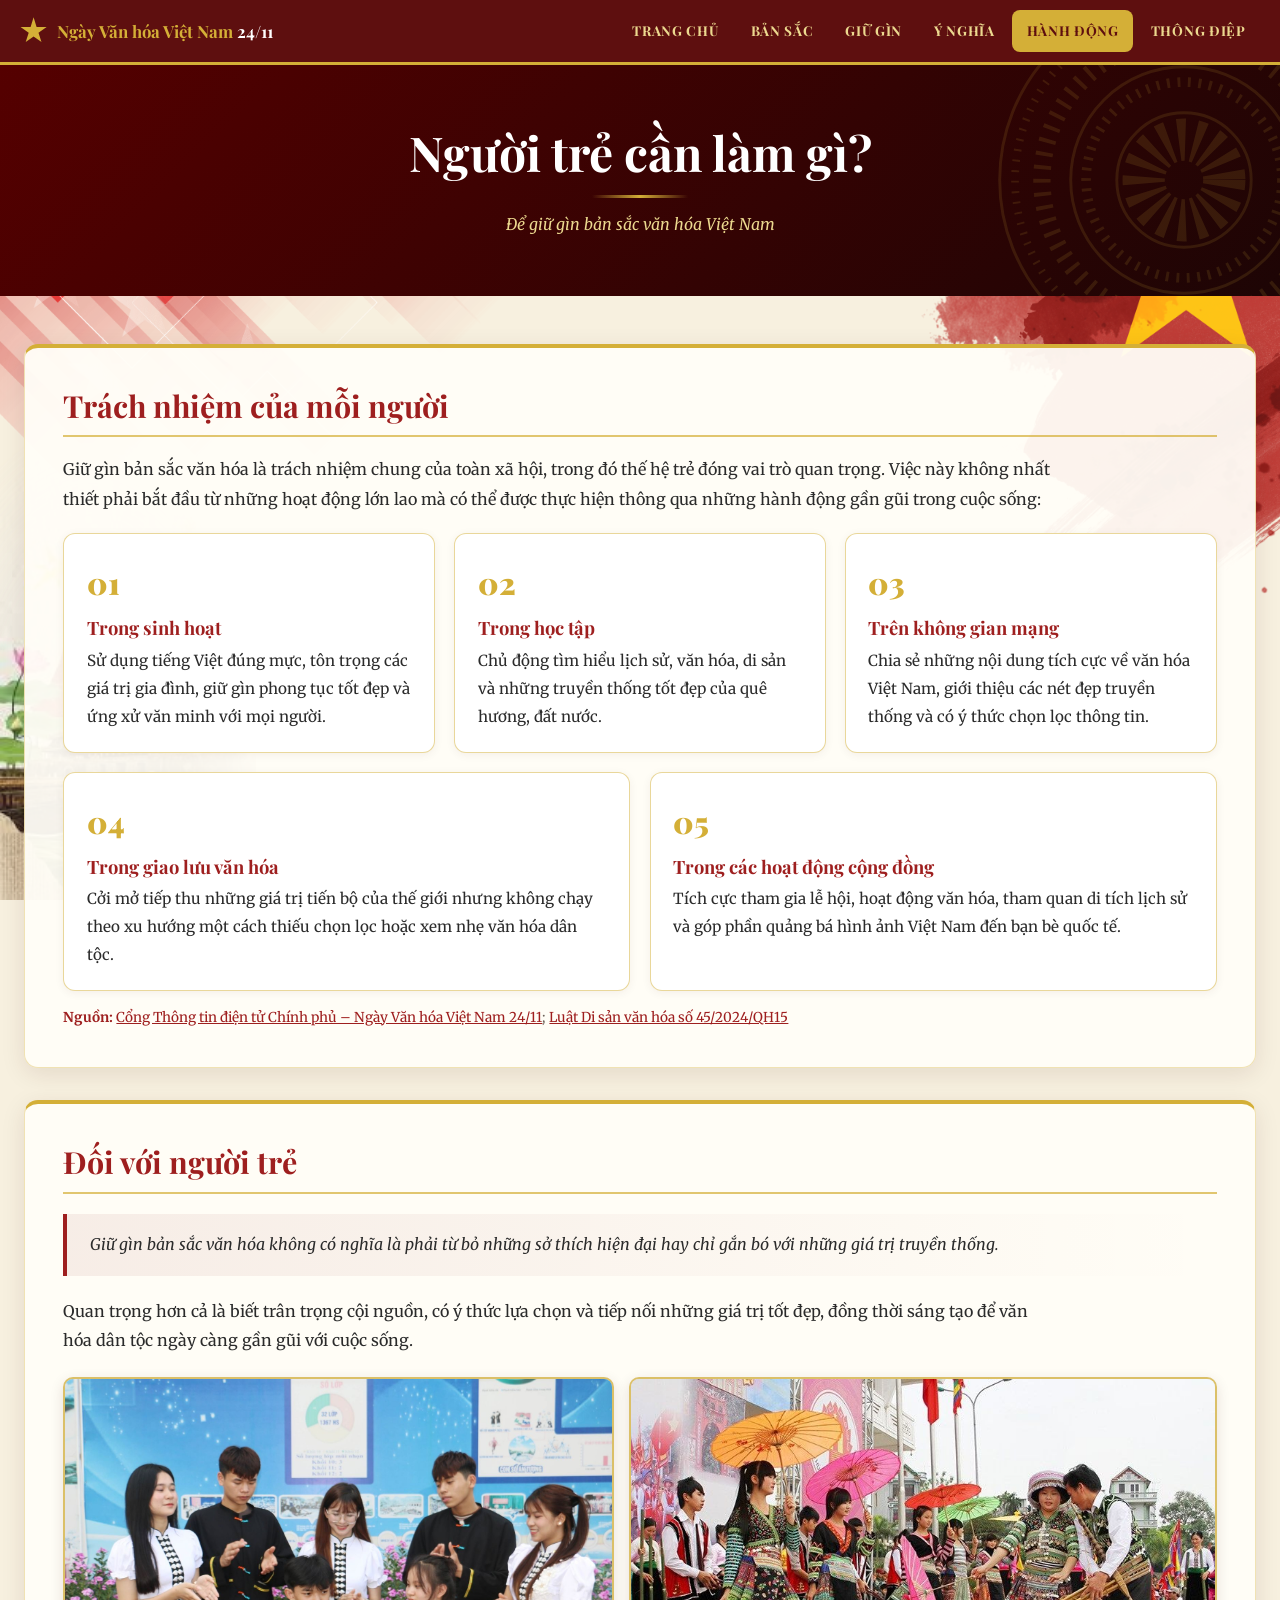
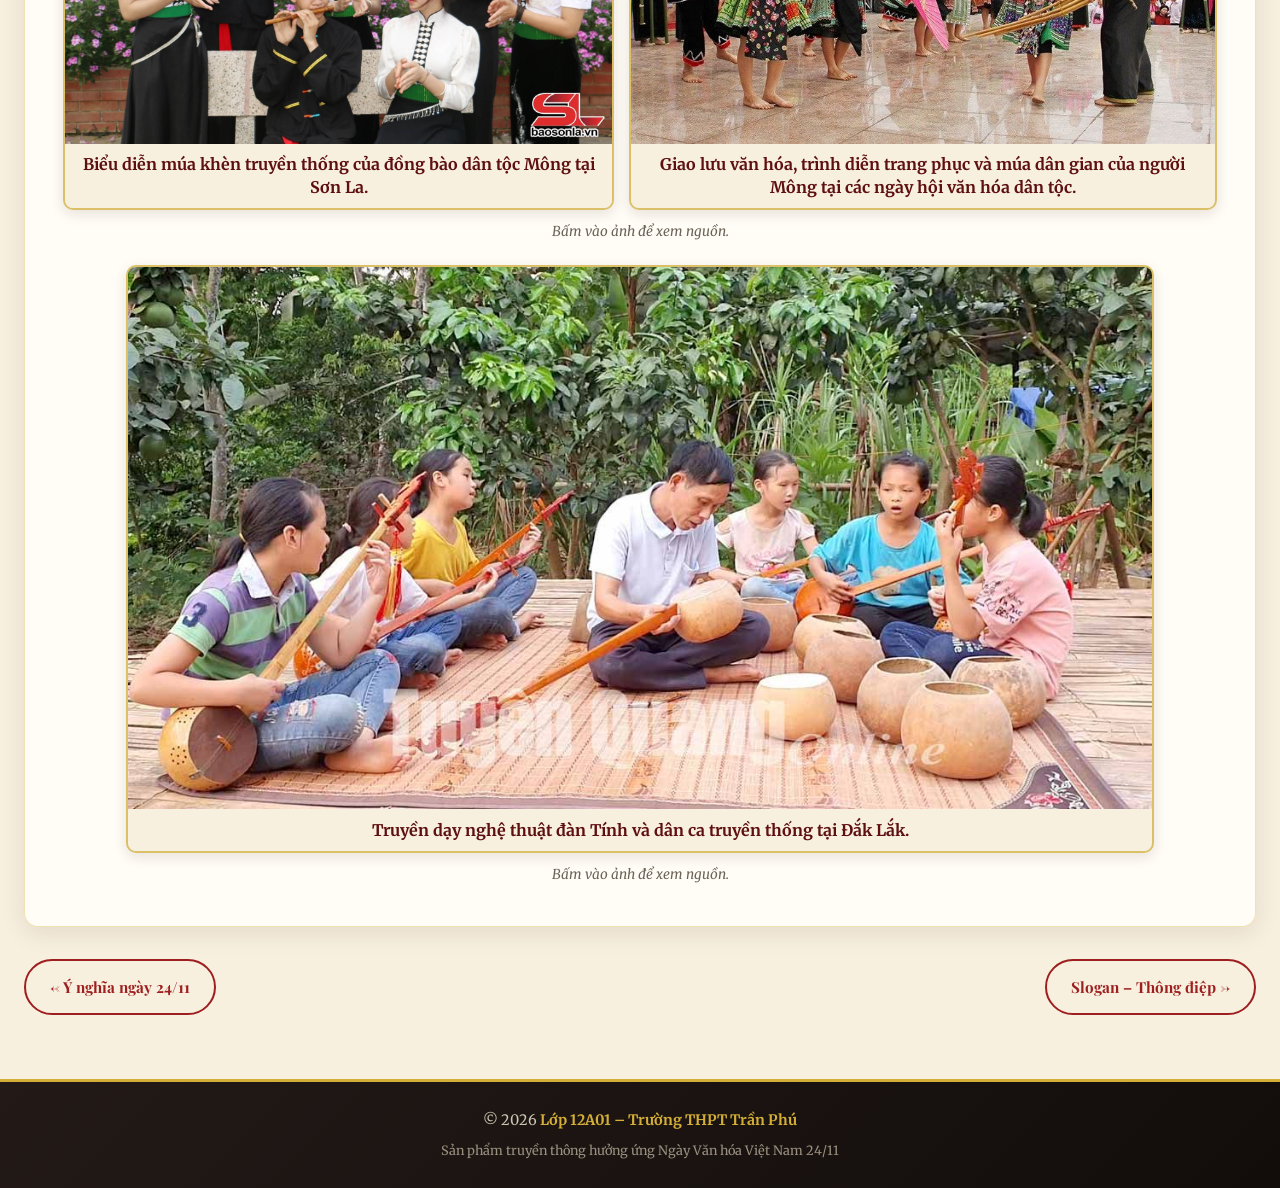
<file: docs/hanh-dong.html>
<!DOCTYPE html>
<html lang="vi">
<head>
    <meta charset="UTF-8">
    <meta name="viewport" content="width=device-width, initial-scale=1, viewport-fit=cover">
    <meta name="theme-color" content="#8b1a1a">
    <meta name="description" content="Người Việt, đặc biệt là người trẻ, cần làm gì để giữ gìn bản sắc văn hóa Việt Nam? Những hành động gần gũi trong cuộc sống.">
    <title>Người trẻ cần làm gì | Ngày Văn hóa Việt Nam 24/11</title>
    <link rel="icon" href="data:image/svg+xml,%3Csvg xmlns='http://www.w3.org/2000/svg' viewBox='0 0 100 100'%3E%3Crect width='100' height='100' rx='18' fill='%23c8102e'/%3E%3Cpolygon fill='%23ffcd00' points='50,18 60,42 86,42 65,58 73,83 50,68 27,83 35,58 14,42 40,42'/%3E%3C/svg%3E">
    <link rel="preconnect" href="https://fonts.googleapis.com">
    <link rel="preconnect" href="https://fonts.gstatic.com" crossorigin>
    <link rel="stylesheet" href="https://fonts.googleapis.com/css2?family=Merriweather:ital,wght@0,300;0,400;0,700;1,400&family=Playfair+Display:wght@400;700;900&display=swap">
    <link rel="stylesheet" href="style.css">
    <script>document.documentElement.className+=' js';try{if(!sessionStorage.getItem('nvh-seen')){document.documentElement.className+=' loading';sessionStorage.setItem('nvh-seen','1');}}catch(e){}</script>
</head>
<body>
    <div class="page-loader" aria-hidden="true">
        <div class="loader-title">Ngày Văn hóa Việt Nam 24/11</div>
        <div class="loader-bar"><i></i></div>
    </div>
    <div class="progress"></div>

    <header class="site-header">
        <div class="nav-inner">
            <a class="brand" href="index.html"><span class="brand-mark" aria-hidden="true"></span><span>Ngày Văn hóa Việt Nam <b>24/11</b></span></a>
            <button class="nav-toggle" type="button" aria-label="Mở menu" aria-expanded="false" aria-controls="menu"><span></span><span></span><span></span></button>
            <nav id="menu" class="nav-menu" aria-label="Menu chính">
                <ul>
                    <li><a href="index.html">Trang chủ</a></li>
                    <li><a href="ban-sac.html">Bản sắc</a></li>
                    <li><a href="giu-gin.html">Giữ gìn</a></li>
                    <li><a href="y-nghia.html">Ý nghĩa</a></li>
                    <li><a href="hanh-dong.html" aria-current="page">Hành động</a></li>
                    <li><a href="thong-diep.html">Thông điệp</a></li>
                </ul>
            </nav>
        </div>
    </header>

    <main>
        <section class="page-head">
            <h1>Người trẻ cần làm gì?</h1>
            <p>Để giữ gìn bản sắc văn hóa Việt Nam</p>
        </section>

        <div class="wrap">
            <section class="panel reveal">
                <h2>Trách nhiệm của mỗi người</h2>
                <div class="prose">
                    <p>Giữ gìn bản sắc văn hóa là trách nhiệm chung của toàn xã hội, trong đó thế hệ trẻ đóng vai trò quan trọng. Việc này không nhất thiết phải bắt đầu từ những hoạt động lớn lao mà có thể được thực hiện thông qua những hành động gần gũi trong cuộc sống:</p>
                </div>
                <div class="cards">
                    <div class="card">
                        <span class="num">01</span>
                        <h3>Trong sinh hoạt</h3>
                        <p>Sử dụng tiếng Việt đúng mực, tôn trọng các giá trị gia đình, giữ gìn phong tục tốt đẹp và ứng xử văn minh với mọi người.</p>
                    </div>
                    <div class="card">
                        <span class="num">02</span>
                        <h3>Trong học tập</h3>
                        <p>Chủ động tìm hiểu lịch sử, văn hóa, di sản và những truyền thống tốt đẹp của quê hương, đất nước.</p>
                    </div>
                    <div class="card">
                        <span class="num">03</span>
                        <h3>Trên không gian mạng</h3>
                        <p>Chia sẻ những nội dung tích cực về văn hóa Việt Nam, giới thiệu các nét đẹp truyền thống và có ý thức chọn lọc thông tin.</p>
                    </div>
                    <div class="card">
                        <span class="num">04</span>
                        <h3>Trong giao lưu văn hóa</h3>
                        <p>Cởi mở tiếp thu những giá trị tiến bộ của thế giới nhưng không chạy theo xu hướng một cách thiếu chọn lọc hoặc xem nhẹ văn hóa dân tộc.</p>
                    </div>
                    <div class="card">
                        <span class="num">05</span>
                        <h3>Trong các hoạt động cộng đồng</h3>
                        <p>Tích cực tham gia lễ hội, hoạt động văn hóa, tham quan di tích lịch sử và góp phần quảng bá hình ảnh Việt Nam đến bạn bè quốc tế.</p>
                    </div>
                </div>
                <p class="src"><strong>Nguồn:</strong> <a href="https://xaydungchinhsach.chinhphu.vn/ngay-24-11-hang-nam-la-ngay-van-hoa-viet-nam-nguoi-lao-dong-duoc-nghi-huong-nguyen-luong-119260113152642414.htm" target="_blank" rel="noopener">Cổng Thông tin điện tử Chính phủ – Ngày Văn hóa Việt Nam 24/11</a>; <a href="https://vanban.chinhphu.vn/?pageid=27160&amp;docid=212473" target="_blank" rel="noopener">Luật Di sản văn hóa số 45/2024/QH15</a></p>
            </section>

            <section class="panel reveal">
                <h2>Đối với người trẻ</h2>
                <div class="quote">Giữ gìn bản sắc văn hóa không có nghĩa là phải từ bỏ những sở thích hiện đại hay chỉ gắn bó với những giá trị truyền thống.</div>
                <div class="prose">
                    <p>Quan trọng hơn cả là biết trân trọng cội nguồn, có ý thức lựa chọn và tiếp nối những giá trị tốt đẹp, đồng thời sáng tạo để văn hóa dân tộc ngày càng gần gũi với cuộc sống.</p>
                </div>
                <div class="gallery">
                    <figure style="--r:1.501"><img src="media/image24.jpg" width="2099" height="1398" alt="Biểu diễn múa khèn truyền thống của đồng bào dân tộc Mông tại Sơn La." loading="lazy" decoding="async"></figure>
                    <figure style="--r:1.601"><img src="media/image5.jpg" width="3016" height="1884" alt="Giao lưu văn hóa, trình diễn trang phục và múa dân gian của người Mông tại các ngày hội văn hóa dân tộc." loading="lazy" decoding="async"></figure>
                </div>
                <div class="gallery big">
                    <figure style="--r:1.89"><img src="media/image16.jpg" width="1200" height="635" alt="Truyền dạy nghệ thuật đàn Tính và dân ca truyền thống tại Đắk Lắk." loading="lazy" decoding="async"></figure>
                </div>
            </section>

            <div class="pager">
                <a class="btn btn-dark" href="y-nghia.html">&larr; Ý nghĩa ngày 24/11</a>
                <a class="btn btn-dark" href="thong-diep.html">Slogan – Thông điệp &rarr;</a>
            </div>
        </div>
    </main>

    <footer class="site-footer">
        <p>&copy; 2026 <strong>Lớp 12A01 – Trường THPT Trần Phú</strong></p>
        <p>Sản phẩm truyền thông hưởng ứng Ngày Văn hóa Việt Nam 24/11</p>
    </footer>

    <button class="scroll-top" type="button" aria-label="Lên đầu trang">&uarr;</button>
    <script src="script.js"></script>
</body>
</html>
</file>
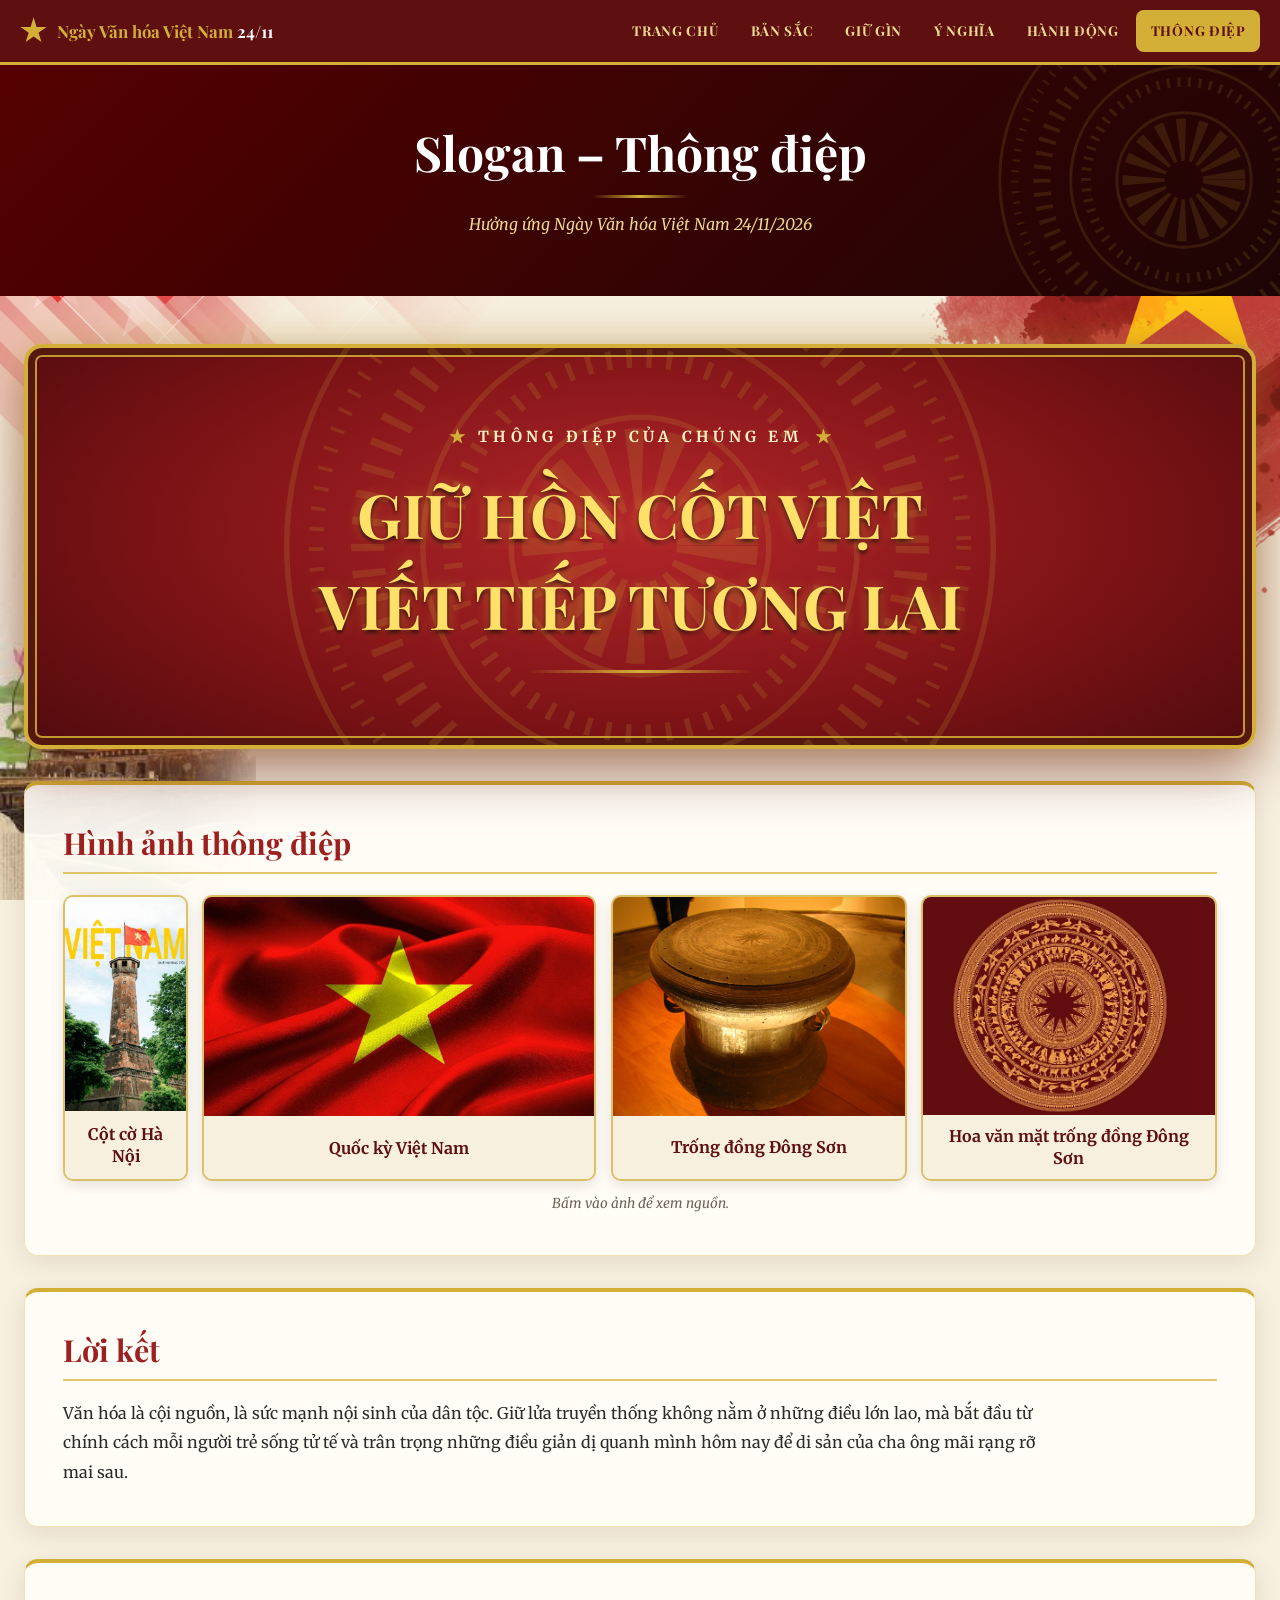
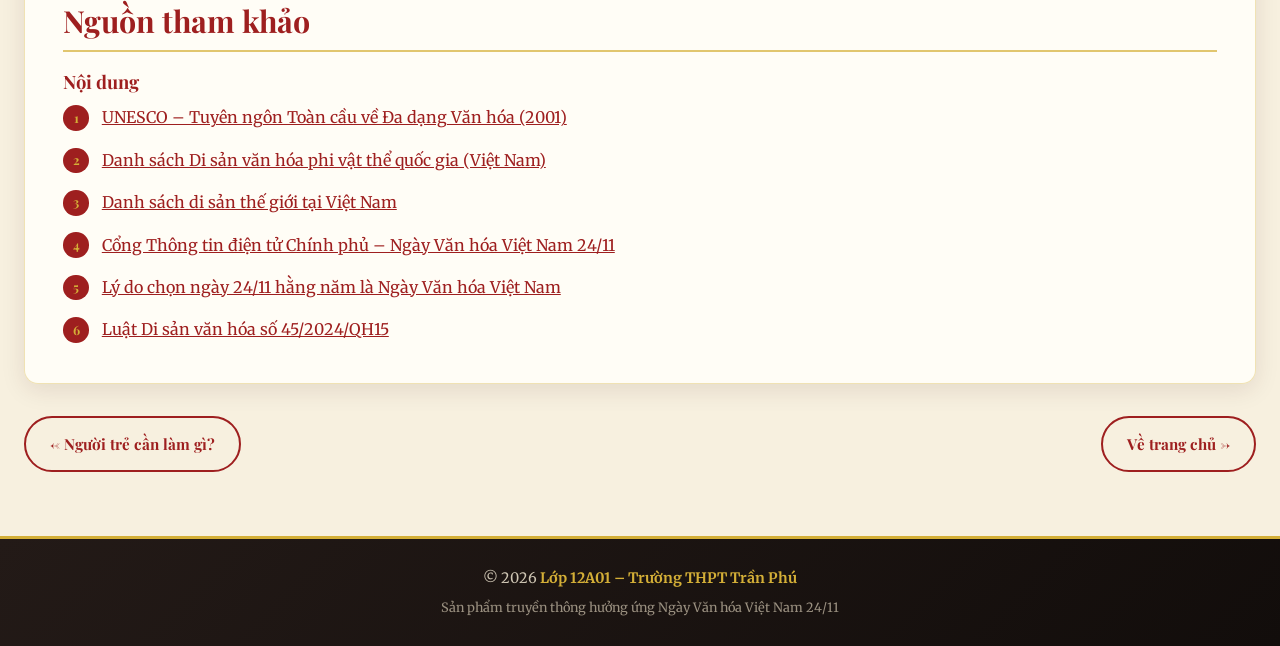
<file: docs/thong-diep.html>
<!DOCTYPE html>
<html lang="vi">
<head>
    <meta charset="UTF-8">
    <meta name="viewport" content="width=device-width, initial-scale=1, viewport-fit=cover">
    <meta name="theme-color" content="#8b1a1a">
    <meta name="description" content="Slogan – Thông điệp: Giữ hồn cốt Việt – Viết tiếp tương lai. Hưởng ứng Ngày Văn hóa Việt Nam 24/11/2026.">
    <title>Slogan – Thông điệp | Ngày Văn hóa Việt Nam 24/11</title>
    <link rel="icon" href="data:image/svg+xml,%3Csvg xmlns='http://www.w3.org/2000/svg' viewBox='0 0 100 100'%3E%3Crect width='100' height='100' rx='18' fill='%23c8102e'/%3E%3Cpolygon fill='%23ffcd00' points='50,18 60,42 86,42 65,58 73,83 50,68 27,83 35,58 14,42 40,42'/%3E%3C/svg%3E">
    <link rel="preconnect" href="https://fonts.googleapis.com">
    <link rel="preconnect" href="https://fonts.gstatic.com" crossorigin>
    <link rel="stylesheet" href="https://fonts.googleapis.com/css2?family=Merriweather:ital,wght@0,300;0,400;0,700;1,400&family=Playfair+Display:wght@400;700;900&display=swap">
    <link rel="stylesheet" href="style.css">
    <script>document.documentElement.className+=' js';try{if(!sessionStorage.getItem('nvh-seen')){document.documentElement.className+=' loading';sessionStorage.setItem('nvh-seen','1');}}catch(e){}</script>
</head>
<body>
    <div class="page-loader" aria-hidden="true">
        <div class="loader-title">Ngày Văn hóa Việt Nam 24/11</div>
        <div class="loader-bar"><i></i></div>
    </div>
    <div class="progress"></div>

    <header class="site-header">
        <div class="nav-inner">
            <a class="brand" href="index.html"><span class="brand-mark" aria-hidden="true"></span><span>Ngày Văn hóa Việt Nam <b>24/11</b></span></a>
            <button class="nav-toggle" type="button" aria-label="Mở menu" aria-expanded="false" aria-controls="menu"><span></span><span></span><span></span></button>
            <nav id="menu" class="nav-menu" aria-label="Menu chính">
                <ul>
                    <li><a href="index.html">Trang chủ</a></li>
                    <li><a href="ban-sac.html">Bản sắc</a></li>
                    <li><a href="giu-gin.html">Giữ gìn</a></li>
                    <li><a href="y-nghia.html">Ý nghĩa</a></li>
                    <li><a href="hanh-dong.html">Hành động</a></li>
                    <li><a href="thong-diep.html" aria-current="page">Thông điệp</a></li>
                </ul>
            </nav>
        </div>
    </header>

    <main>
        <section class="page-head">
            <h1>Slogan – Thông điệp</h1>
            <p>Hưởng ứng Ngày Văn hóa Việt Nam 24/11/2026</p>
        </section>

        <div class="wrap">
            <section class="slogan-box reveal">
                <small>Thông điệp của chúng em</small>
                <strong>GIỮ HỒN CỐT VIỆT<br>VIẾT TIẾP TƯƠNG LAI</strong>
            </section>

            <section class="panel reveal">
                <h2>Hình ảnh thông điệp</h2>
                <div class="gallery big">
                    <figure style="--r:.562"><img src="media/image31.jpg" width="736" height="1309" alt="Cột cờ Hà Nội" loading="lazy" decoding="async"></figure>
                    <figure style="--r:1.778"><img src="media/image27.jpg" width="1200" height="675" alt="Quốc kỳ Việt Nam" loading="lazy" decoding="async"></figure>
                    <figure style="--r:1.336"><img src="media/image33.jpg" width="2048" height="1536" alt="Trống đồng Đông Sơn" loading="lazy" decoding="async"></figure>
                    <figure style="--r:1.335"><img src="media/image8.jpg" width="650" height="487" alt="Hoa văn mặt trống đồng Đông Sơn" loading="lazy" decoding="async"></figure>
                </div>
            </section>

            <section class="panel reveal">
                <h2>Lời kết</h2>
                <div class="prose">
                    <p> Văn hóa là cội nguồn, là sức mạnh nội sinh của dân tộc. Giữ lửa truyền thống không nằm ở những điều lớn lao, mà bắt đầu từ chính cách mỗi người trẻ sống tử tế và trân trọng những điều giản dị quanh mình hôm nay để di sản của cha ông mãi rạng rỡ mai sau.</p>
                </div>
            </section>

            <section class="panel reveal" id="nguon">
                <h2>Nguồn tham khảo</h2>
                <h3>Nội dung</h3>
                <ol class="ref-list">
                    <li><a href="https://share.google/VIsNQShu17pC51cxD" target="_blank" rel="noopener">UNESCO – Tuyên ngôn Toàn cầu về Đa dạng Văn hóa (2001)</a></li>
                    <li><a href="https://vi.wikipedia.org/wiki/Danh_s%C3%A1ch_Di_s%E1%BA%A3n_v%C4%83n_h%C3%B3a_phi_v%E1%BA%ADt_th%E1%BB%83_qu%E1%BB%91c_gia_(Vi%E1%BB%87t_Nam)" target="_blank" rel="noopener">Danh sách Di sản văn hóa phi vật thể quốc gia (Việt Nam)</a></li>
                    <li><a href="https://vi.wikipedia.org/wiki/Danh_s%C3%A1ch_di_s%E1%BA%A3n_th%E1%BA%BF_gi%E1%BB%9Bi_t%E1%BA%A1i_Vi%E1%BB%87t_Nam" target="_blank" rel="noopener">Danh sách di sản thế giới tại Việt Nam</a></li>
                    <li><a href="https://xaydungchinhsach.chinhphu.vn/ngay-24-11-hang-nam-la-ngay-van-hoa-viet-nam-nguoi-lao-dong-duoc-nghi-huong-nguyen-luong-119260113152642414.htm" target="_blank" rel="noopener">Cổng Thông tin điện tử Chính phủ – Ngày Văn hóa Việt Nam 24/11</a></li>
                    <li><a href="https://xaydungchinhsach.chinhphu.vn/ly-do-chon-ngay-24-11-hang-nam-la-ngay-van-hoa-viet-nam-119260116125259142.htm" target="_blank" rel="noopener">Lý do chọn ngày 24/11 hằng năm là Ngày Văn hóa Việt Nam</a></li>
                    <li><a href="https://vanban.chinhphu.vn/?pageid=27160&amp;docid=212473" target="_blank" rel="noopener">Luật Di sản văn hóa số 45/2024/QH15</a></li>
                </ol>

            </section>

            <div class="pager">
                <a class="btn btn-dark" href="hanh-dong.html">&larr; Người trẻ cần làm gì?</a>
                <a class="btn btn-dark" href="index.html">Về trang chủ &rarr;</a>
            </div>
        </div>
    </main>

    <footer class="site-footer">
        <p>&copy; 2026 <strong>Lớp 12A01 – Trường THPT Trần Phú</strong></p>
        <p>Sản phẩm truyền thông hưởng ứng Ngày Văn hóa Việt Nam 24/11</p>
    </footer>

    <button class="scroll-top" type="button" aria-label="Lên đầu trang">&uarr;</button>
    <script src="script.js"></script>
</body>
</html>
</file>
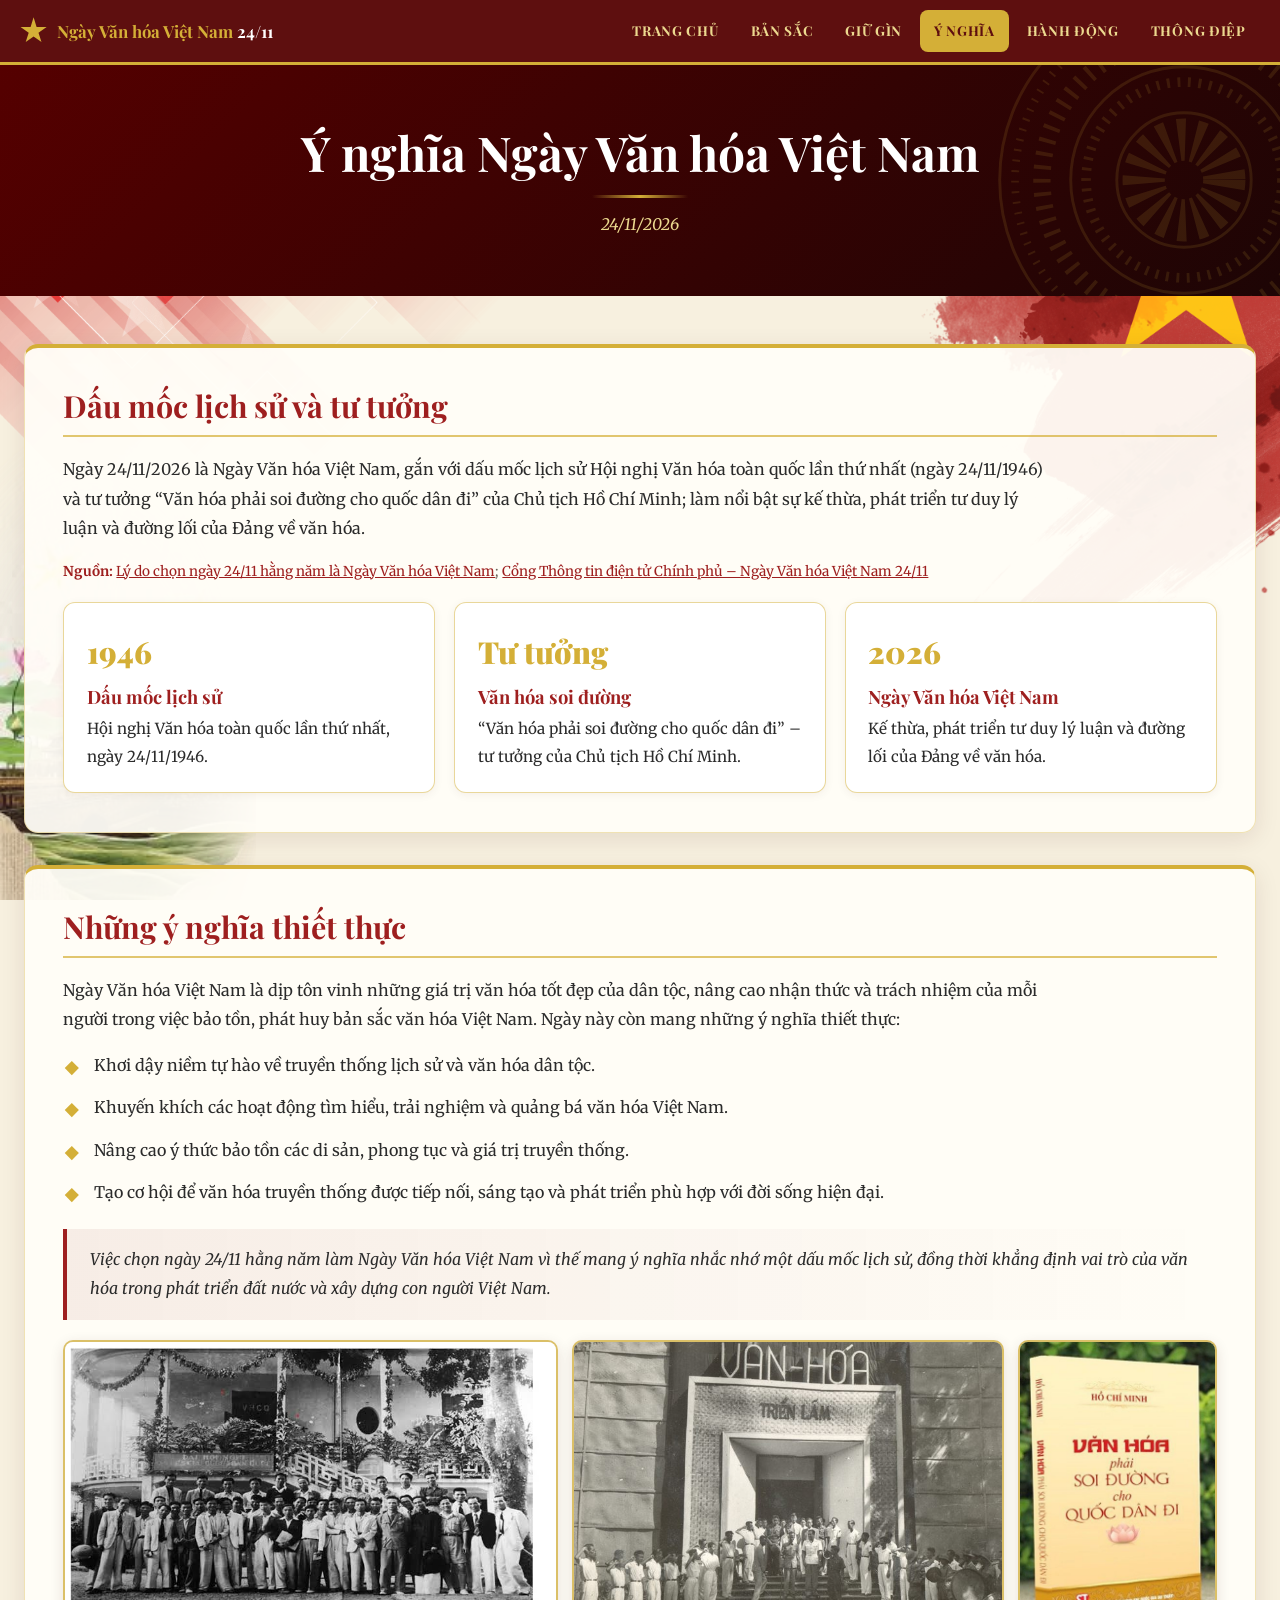
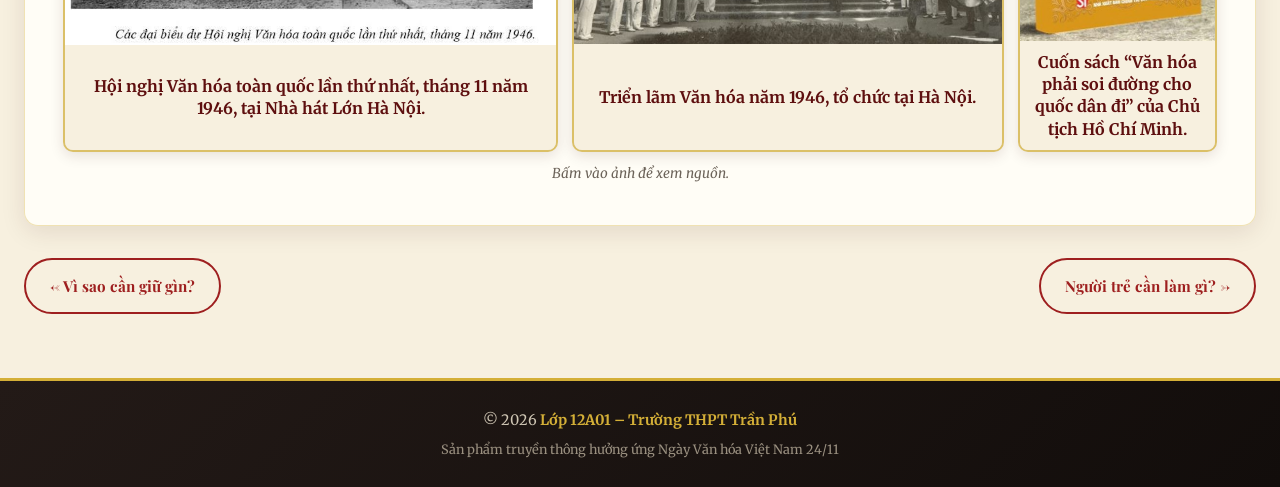
<file: docs/y-nghia.html>
<!DOCTYPE html>
<html lang="vi">
<head>
    <meta charset="UTF-8">
    <meta name="viewport" content="width=device-width, initial-scale=1, viewport-fit=cover">
    <meta name="theme-color" content="#8b1a1a">
    <meta name="description" content="Ý nghĩa của Ngày Văn hóa Việt Nam 24/11/2026 – gắn với Hội nghị Văn hóa toàn quốc lần thứ nhất năm 1946.">
    <title>Ý nghĩa Ngày Văn hóa Việt Nam 24/11 | Ngày Văn hóa Việt Nam</title>
    <link rel="icon" href="data:image/svg+xml,%3Csvg xmlns='http://www.w3.org/2000/svg' viewBox='0 0 100 100'%3E%3Crect width='100' height='100' rx='18' fill='%23c8102e'/%3E%3Cpolygon fill='%23ffcd00' points='50,18 60,42 86,42 65,58 73,83 50,68 27,83 35,58 14,42 40,42'/%3E%3C/svg%3E">
    <link rel="preconnect" href="https://fonts.googleapis.com">
    <link rel="preconnect" href="https://fonts.gstatic.com" crossorigin>
    <link rel="stylesheet" href="https://fonts.googleapis.com/css2?family=Merriweather:ital,wght@0,300;0,400;0,700;1,400&family=Playfair+Display:wght@400;700;900&display=swap">
    <link rel="stylesheet" href="style.css">
    <script>document.documentElement.className+=' js';try{if(!sessionStorage.getItem('nvh-seen')){document.documentElement.className+=' loading';sessionStorage.setItem('nvh-seen','1');}}catch(e){}</script>
</head>
<body>
    <div class="page-loader" aria-hidden="true">
        <div class="loader-title">Ngày Văn hóa Việt Nam 24/11</div>
        <div class="loader-bar"><i></i></div>
    </div>
    <div class="progress"></div>

    <header class="site-header">
        <div class="nav-inner">
            <a class="brand" href="index.html"><span class="brand-mark" aria-hidden="true"></span><span>Ngày Văn hóa Việt Nam <b>24/11</b></span></a>
            <button class="nav-toggle" type="button" aria-label="Mở menu" aria-expanded="false" aria-controls="menu"><span></span><span></span><span></span></button>
            <nav id="menu" class="nav-menu" aria-label="Menu chính">
                <ul>
                    <li><a href="index.html">Trang chủ</a></li>
                    <li><a href="ban-sac.html">Bản sắc</a></li>
                    <li><a href="giu-gin.html">Giữ gìn</a></li>
                    <li><a href="y-nghia.html" aria-current="page">Ý nghĩa</a></li>
                    <li><a href="hanh-dong.html">Hành động</a></li>
                    <li><a href="thong-diep.html">Thông điệp</a></li>
                </ul>
            </nav>
        </div>
    </header>

    <main>
        <section class="page-head">
            <h1>Ý nghĩa Ngày Văn hóa Việt Nam</h1>
            <p>24/11/2026</p>
        </section>

        <div class="wrap">
            <section class="panel reveal">
                <h2>Dấu mốc lịch sử và tư tưởng</h2>
                <div class="prose">
                    <p>Ngày 24/11/2026 là Ngày Văn hóa Việt Nam, gắn với dấu mốc lịch sử Hội nghị Văn hóa toàn quốc lần thứ nhất (ngày 24/11/1946) và tư tưởng “Văn hóa phải soi đường cho quốc dân đi” của Chủ tịch Hồ Chí Minh; làm nổi bật sự kế thừa, phát triển tư duy lý luận và đường lối của Đảng về văn hóa.</p>
                    <p class="src"><strong>Nguồn:</strong> <a href="https://xaydungchinhsach.chinhphu.vn/ly-do-chon-ngay-24-11-hang-nam-la-ngay-van-hoa-viet-nam-119260116125259142.htm" target="_blank" rel="noopener">Lý do chọn ngày 24/11 hằng năm là Ngày Văn hóa Việt Nam</a>; <a href="https://xaydungchinhsach.chinhphu.vn/ngay-24-11-hang-nam-la-ngay-van-hoa-viet-nam-nguoi-lao-dong-duoc-nghi-huong-nguyen-luong-119260113152642414.htm" target="_blank" rel="noopener">Cổng Thông tin điện tử Chính phủ – Ngày Văn hóa Việt Nam 24/11</a></p>
                </div>
                <div class="cards">
                    <div class="card">
                        <span class="num">1946</span>
                        <h3>Dấu mốc lịch sử</h3>
                        <p>Hội nghị Văn hóa toàn quốc lần thứ nhất, ngày 24/11/1946.</p>
                    </div>
                    <div class="card">
                        <span class="num">Tư tưởng</span>
                        <h3>Văn hóa soi đường</h3>
                        <p>“Văn hóa phải soi đường cho quốc dân đi” – tư tưởng của Chủ tịch Hồ Chí Minh.</p>
                    </div>
                    <div class="card">
                        <span class="num">2026</span>
                        <h3>Ngày Văn hóa Việt Nam</h3>
                        <p>Kế thừa, phát triển tư duy lý luận và đường lối của Đảng về văn hóa.</p>
                    </div>
                </div>
            </section>

            <section class="panel reveal">
                <h2>Những ý nghĩa thiết thực</h2>
                <div class="prose">
                    <p>Ngày Văn hóa Việt Nam là dịp tôn vinh những giá trị văn hóa tốt đẹp của dân tộc, nâng cao nhận thức và trách nhiệm của mỗi người trong việc bảo tồn, phát huy bản sắc văn hóa Việt Nam. Ngày này còn mang những ý nghĩa thiết thực:</p>
                    <ul class="checks">
                        <li>Khơi dậy niềm tự hào về truyền thống lịch sử và văn hóa dân tộc.</li>
                        <li>Khuyến khích các hoạt động tìm hiểu, trải nghiệm và quảng bá văn hóa Việt Nam.</li>
                        <li>Nâng cao ý thức bảo tồn các di sản, phong tục và giá trị truyền thống.</li>
                        <li>Tạo cơ hội để văn hóa truyền thống được tiếp nối, sáng tạo và phát triển phù hợp với đời sống hiện đại.</li>
                    </ul>
                </div>
                <div class="quote">Việc chọn ngày 24/11 hằng năm làm Ngày Văn hóa Việt Nam vì thế mang ý nghĩa nhắc nhớ một dấu mốc lịch sử, đồng thời khẳng định vai trò của văn hóa trong phát triển đất nước và xây dựng con người Việt Nam.</div>
                <div class="gallery">
                    <figure style="--r:1.622"><img src="media/image22.jpg" width="4557" height="2809" alt="Hội nghị Văn hóa toàn quốc lần thứ nhất, tháng 11 năm 1946, tại Nhà hát Lớn Hà Nội." loading="lazy" decoding="async"></figure>
                    <figure style="--r:1.416"><img src="media/image9.jpg" width="2474" height="1747" alt="Triển lãm Văn hóa năm 1946, tổ chức tại Hà Nội." loading="lazy" decoding="async"></figure>
                    <figure style="--r:.651"><img src="media/image3.jpg" width="1340" height="2057" alt="Cuốn sách “Văn hóa phải soi đường cho quốc dân đi” của Chủ tịch Hồ Chí Minh." loading="lazy" decoding="async"></figure>
                </div>
            </section>

            <div class="pager">
                <a class="btn btn-dark" href="giu-gin.html">&larr; Vì sao cần giữ gìn?</a>
                <a class="btn btn-dark" href="hanh-dong.html">Người trẻ cần làm gì? &rarr;</a>
            </div>
        </div>
    </main>

    <footer class="site-footer">
        <p>&copy; 2026 <strong>Lớp 12A01 – Trường THPT Trần Phú</strong></p>
        <p>Sản phẩm truyền thông hưởng ứng Ngày Văn hóa Việt Nam 24/11</p>
    </footer>

    <button class="scroll-top" type="button" aria-label="Lên đầu trang">&uarr;</button>
    <script src="script.js"></script>
</body>
</html>
</file>
<file: docs/style.css>
/* =========================================================
   NGÀY VĂN HÓA VIỆT NAM 24/11 – Trường THPT Trần Phú, 12A01
   Giao diện responsive: điện thoại · máy tính bảng · laptop · tivi
   ========================================================= */

:root {
    --red: #9e1f1f;
    --red-dark: #5e0f0f;
    --gold: #d4af37;
    --gold-soft: #ecd98f;
    --paper: #f7f0df;
    --card: #fffdf7;
    --ink: #2b2b2b;
    --muted: #6b6258;
    --radius: 14px;
    --shadow: 0 6px 24px rgba(60, 20, 10, .10);
    --ease: cubic-bezier(.4, 0, .2, 1);
    --drum: url("data:image/svg+xml,%3Csvg xmlns='http://www.w3.org/2000/svg' viewBox='0 0 400 400' fill='none' stroke='%23d4af37'%3E%3Ccircle cx='200' cy='200' r='192' stroke-width='3'/%3E%3Ccircle cx='200' cy='200' r='176' stroke-width='8' stroke-dasharray='2 9'/%3E%3Ccircle cx='200' cy='200' r='148' stroke-width='18' stroke-dasharray='4 10'/%3E%3Ccircle cx='200' cy='200' r='118' stroke-width='3'/%3E%3Ccircle cx='200' cy='200' r='102' stroke-width='10' stroke-dasharray='3 8'/%3E%3Ccircle cx='200' cy='200' r='70' stroke-width='3'/%3E%3Ccircle cx='200' cy='200' r='42' stroke-width='44' stroke-dasharray='7 9'/%3E%3C/svg%3E");
}

* { margin: 0; padding: 0; box-sizing: border-box; }

html {
    scroll-behavior: smooth;
    -webkit-text-size-adjust: 100%;
    font-size: 100%;
}
/* Màn hình lớn / tivi: phóng to chữ và khung nội dung theo rem */
@media (min-width: 1600px) { html { font-size: 112.5%; } }
@media (min-width: 2200px) { html { font-size: 137.5%; } }

body {
    font-family: 'Merriweather', Georgia, 'Times New Roman', serif;
    background: var(--paper);
    color: var(--ink);
    line-height: 1.85;
    overflow-x: hidden;
    min-height: 100vh;
    display: flex;
    flex-direction: column;
}
main { flex: 1 0 auto; }

img { max-width: 100%; height: auto; display: block; }
a { color: var(--red); }
::selection { background: var(--gold); color: var(--red-dark); }

h1, h2, h3 { font-family: 'Playfair Display', Georgia, serif; line-height: 1.3; }

/* ---------- Loader (chỉ hiện lần đầu vào web) ---------- */
.page-loader {
    display: none;
    position: fixed; inset: 0; z-index: 9999;
    flex-direction: column; align-items: center; justify-content: center; gap: 1.2rem;
    background: linear-gradient(135deg, var(--red), var(--red-dark));
    color: var(--gold);
    transition: opacity .5s var(--ease), visibility .5s;
}
.loading .page-loader { display: flex; }
.page-loader.hide { opacity: 0; visibility: hidden; }
.loader-title {
    font-family: 'Playfair Display', Georgia, serif;
    font-size: clamp(1.5rem, 5vw, 2.6rem);
    text-align: center; padding: 0 1rem;
}
.loader-bar { width: min(18rem, 70vw); height: 4px; background: rgba(212, 175, 55, .25); border-radius: 4px; overflow: hidden; }
.loader-bar i { display: block; height: 100%; width: 0; background: var(--gold); animation: load .9s var(--ease) forwards; }
@keyframes load { to { width: 100%; } }

/* ---------- Thanh tiến độ đọc ---------- */
.progress { position: fixed; top: 0; left: 0; height: 3px; width: 0; background: var(--gold); z-index: 2000; }

/* ---------- Header / Menu ---------- */
.site-header {
    position: sticky; top: 0; z-index: 1000;
    background: linear-gradient(135deg, var(--red-dark), var(--red-dark));
    border-bottom: 3px solid var(--gold);
    transition: box-shadow .3s;
}
.site-header.scrolled { box-shadow: 0 6px 20px rgba(0, 0, 0, .35); }
.nav-inner {
    max-width: 80rem; margin: 0 auto;
    padding: .6rem 1.25rem;
    display: flex; align-items: center; justify-content: space-between; gap: 1rem;
}
.brand {
    display: flex; align-items: center; gap: .6rem;
    text-decoration: none; color: var(--gold);
    font-family: 'Playfair Display', Georgia, serif; font-weight: 700; font-size: 1.05rem;
    line-height: 1.2;
}
.brand b { color: #fff; }
.brand-mark {
    flex: none; width: 1.7rem; height: 1.7rem; background: var(--gold);
    clip-path: polygon(50% 0, 61% 35%, 98% 35%, 68% 57%, 79% 91%, 50% 70%, 21% 91%, 32% 57%, 2% 35%, 39% 35%);
}
.nav-menu ul { display: flex; gap: .2rem; list-style: none; }
.nav-menu a {
    display: block; text-decoration: none;
    color: var(--gold-soft);
    font-family: 'Playfair Display', Georgia, serif; font-weight: 700;
    font-size: .85rem; text-transform: uppercase; letter-spacing: .05em;
    padding: .55rem .9rem; border-radius: 8px;
    transition: background .3s, color .3s;
}
.nav-menu a:hover, .nav-menu a[aria-current="page"] { background: var(--gold); color: var(--red-dark); }

.nav-toggle {
    display: none; background: transparent; border: 0; cursor: pointer;
    padding: .6rem; border-radius: 8px;
}
.nav-toggle span { display: block; width: 24px; height: 3px; background: var(--gold); margin: 5px 0; border-radius: 3px; transition: transform .3s, opacity .3s; }
.nav-toggle.active span:nth-child(1) { transform: translateY(8px) rotate(45deg); }
.nav-toggle.active span:nth-child(2) { opacity: 0; }
.nav-toggle.active span:nth-child(3) { transform: translateY(-8px) rotate(-45deg); }

@media (max-width: 62rem) {
    .nav-toggle { display: block; }
    .nav-menu {
        position: absolute; left: 0; right: 0; top: 100%;
        background: var(--red-dark);
        border-bottom: 3px solid var(--gold);
        max-height: 0; overflow: hidden; visibility: hidden;
        transition: max-height .35s var(--ease), visibility .35s;
    }
    .nav-menu.open { max-height: 28rem; visibility: visible; }
    .nav-menu ul { flex-direction: column; padding: .6rem 1rem 1rem; }
    .nav-menu a { padding: .8rem 1rem; font-size: .95rem; }
}
/* Không có JavaScript: menu luôn hiển thị */
html:not(.js) .nav-inner { flex-wrap: wrap; }
html:not(.js) .nav-toggle { display: none; }
html:not(.js) .nav-menu { position: static; max-height: none; visibility: visible; }

/* ---------- Hero trang chủ ---------- */
.hero, .page-head {
    position: relative; overflow: hidden; color: #fff;
    /* Nền đỏ rượu sẫm (tối hơn header) để chữ đỏ và chữ vàng của tiêu đề nổi bật */
    background: linear-gradient(135deg, #550000 0%, #1d0505 100%);
}
.hero::before, .page-head::before {
    content: ""; position: absolute; pointer-events: none;
    right: -8rem; top: 50%; width: 34rem; height: 34rem; transform: translateY(-50%);
    background: var(--drum) center / contain no-repeat; opacity: .13;
}
.hero::before {
    z-index: 0; opacity: .22;
    filter: brightness(1.12) saturate(1.08);
    animation: drum-spin 140s linear infinite;   /* mặt trống đồng xoay rất chậm */
}
@keyframes drum-spin {
    from { transform: translateY(-50%) rotate(0deg); }
    to   { transform: translateY(-50%) rotate(360deg); }
}
/* Quầng sáng vàng và đỏ trôi nhẹ phía sau tiêu đề */
.hero::after {
    content: ""; position: absolute; inset: -20%; z-index: 0; pointer-events: none;
    background:
        radial-gradient(40% 50% at 25% 40%, rgba(255, 205, 0, .17), transparent 70%),
        radial-gradient(35% 45% at 80% 70%, rgba(224, 36, 31, .30), transparent 70%);
    animation: glow-drift 14s ease-in-out infinite alternate;
}
@keyframes glow-drift {
    from { transform: translate3d(-3%, -2%, 0) scale(1); opacity: .8; }
    to   { transform: translate3d(3%, 2%, 0) scale(1.08); opacity: 1; }
}
.hero { padding: clamp(2rem, 6vw, 4.5rem) 1.25rem; }
.hero-inner {
    position: relative; z-index: 1; max-width: 80rem; margin: 0 auto;
    display: grid; grid-template-columns: 1.5fr .5fr; align-items: start; gap: clamp(1.5rem, 4vw, 3rem);
}
.eyebrow { color: var(--gold); text-transform: uppercase; letter-spacing: .2em; font-size: .85rem; margin-bottom: .5rem; }
/* Tiêu đề hero: hai cụm chữ trên hai dòng riêng, có vệt sáng chạy qua chữ */
.hero-title {
    position: relative;
    font-size: clamp(.7rem, 5.5vw, 2.9rem); line-height: 1.5;
    font-weight: 900; letter-spacing: 0;
}
.hero-title .t-gold, .hero-title .t-red {
    display: block; white-space: nowrap;
}
.hero-title::after {
    content: ""; display: block; width: clamp(7rem, 48%, 17rem); height: 3px; margin-top: .2rem;
    border-radius: 999px;
    background: linear-gradient(90deg, var(--gold), #ff655b 68%, transparent);
    box-shadow: 0 0 12px rgba(255, 219, 77, .35);
}
.hero-title .t-gold {
    color: #ffdb4d;
    -webkit-text-stroke: .35px rgba(255, 244, 184, .8);
    text-shadow: 0 2px 4px rgba(0, 0, 0, .9), 0 0 22px rgba(255, 219, 77, .5);
}
.hero-title .t-red {
    color: #ff655b;
    -webkit-text-stroke: .4px rgba(255, 225, 214, .85);
    text-shadow: 0 2px 4px rgba(0, 0, 0, .95), 0 0 20px rgba(255, 65, 56, .55);
}
.hero-title .t-date {
    display: block; margin-top: .35em; color: #ffdb4d;
    font-size: 1.35em; letter-spacing: .06em;
    text-shadow: 0 2px 5px rgba(0, 0, 0, .85), 0 0 18px rgba(255, 219, 77, .35);
}
.hero-slogan { margin: 1rem 0 .6rem; font-style: italic; color: var(--gold-soft); font-size: clamp(1.05rem, 2.2vw, 1.35rem); }
.hero-desc { color: rgba(255, 255, 255, .88); max-width: 38rem; }
.hero-actions { display: flex; flex-wrap: wrap; gap: .8rem; margin-top: 1.5rem; }
.countdown {
    display: inline-block; margin-top: 1.5rem;
    padding: .6rem 1.1rem; border-radius: 12px;
    background: rgba(0, 0, 0, .22); border: 1px solid rgba(212, 175, 55, .5);
    font-size: .95rem;
}
.countdown b { color: var(--gold); font-size: 1.3em; }
.countdown.is-culture-day {
    border-color: var(--gold); background: rgba(212, 175, 55, .16);
    color: #fff1c2; box-shadow: 0 0 20px rgba(255, 219, 77, .28);
}
.countdown.is-culture-day b { color: #ffe16a; }
.culture-day-badge[hidden], .culture-day-message[hidden] { display: none; }
.culture-day-badge {
    display: inline-flex; align-items: center; gap: .5rem; margin-bottom: .7rem;
    padding: .4rem .8rem; border: 1px solid rgba(255, 219, 77, .72); border-radius: 999px;
    background: rgba(255, 219, 77, .12); color: #ffe16a;
    font-size: .78rem; font-weight: 800; letter-spacing: .12em; text-transform: uppercase;
    box-shadow: 0 0 16px rgba(255, 219, 77, .2);
}
.culture-day-badge::before, .culture-day-badge::after {
    content: ""; width: .38rem; height: .38rem; flex: 0 0 .38rem;
    border-radius: 50%; background: var(--gold); box-shadow: 0 0 8px rgba(255, 219, 77, .7);
}
.culture-day-message {
    max-width: 38rem; margin: .8rem 0 0; padding: .7rem 1rem;
    border-left: 3px solid var(--gold); border-radius: 0 10px 10px 0;
    background: rgba(0, 0, 0, .2); color: #fff1c2; line-height: 1.6;
}
.culture-day-confetti {
    position: fixed; inset: 0; z-index: 800; overflow: hidden; pointer-events: none;
}
.culture-day-confetti__piece {
    position: absolute; top: -1rem; width: 7px; height: 12px; border-radius: 2px; opacity: 0;
    animation: culture-confetti-fall 2.3s ease-out var(--delay, 0s) forwards;
}
@keyframes culture-confetti-fall {
    0% { transform: translate3d(0, -2vh, 0) rotate(0deg); opacity: 0; }
    12% { opacity: .9; }
    100% { transform: translate3d(var(--drift), 105vh, 0) rotate(650deg); opacity: 0; }
}
.hero-figure { justify-self: center; position: relative; cursor: zoom-in; }
.hero-figure img {
    width: auto; max-width: 100%; max-height: min(34rem, 70vh);
    border: 4px double var(--gold); border-radius: 12px;
    box-shadow: 0 18px 45px rgba(0, 0, 0, .4);
}
.hero-figure .gallery-caption {
    position: absolute; left: 50%; bottom: .8rem; transform: translateX(-50%);
    width: calc(100% - 1.5rem); border-radius: 8px;
    background: rgba(20, 8, 6, .84);
}
.hero-figure .gallery-title { color: var(--gold-soft); }
.hero-note { color: var(--gold-soft); }
@media (max-width: 52rem) {
    .hero-inner { grid-template-columns: 1fr; text-align: center; }
    .hero-desc { margin-inline: auto; }
    .hero h1 { margin-inline: auto; white-space: normal; }
    .hero-title::after { margin-inline: auto; }
    .hero-actions { justify-content: center; }
    .hero-figure { order: 2; }
    .hero-figure img { max-height: 26rem; }
}

.btn {
    display: inline-block; text-decoration: none; cursor: pointer;
    padding: .75rem 1.5rem; border-radius: 999px;
    background: var(--gold); color: var(--red-dark); border: 2px solid var(--gold);
    font-family: 'Playfair Display', Georgia, serif; font-weight: 700; font-size: .95rem;
    transition: transform .3s var(--ease), background .3s, color .3s, box-shadow .3s;
}
.btn:hover { transform: translateY(-2px); box-shadow: 0 6px 16px rgba(0, 0, 0, .25); }
.btn-ghost { background: transparent; color: var(--gold); }
.btn-ghost:hover { background: var(--gold); color: var(--red-dark); }
.btn-dark { background: var(--paper); color: var(--red); border-color: var(--red); }   /* nền đặc để đọc rõ trên họa tiết */
.btn-dark:hover { background: var(--red); color: var(--gold); }

/* ---------- Đầu trang con ---------- */
.page-head { text-align: center; padding: clamp(2rem, 5vw, 3.5rem) 1.25rem; }
.page-head::before { width: 24rem; height: 24rem; right: -6rem; }
.page-head > * { position: relative; }
.page-head h1 { font-size: clamp(1.8rem, 4.6vw, 3rem); color: #fff; }
.page-head h1::after {
    content: ""; display: block; width: 6rem; height: 3px; margin: .7rem auto 0;
    background: linear-gradient(90deg, transparent, var(--gold), transparent);
}
.page-head p { margin-top: .8rem; color: var(--gold-soft); font-style: italic; }

/* ---------- Khung nội dung ---------- */
.wrap { max-width: 80rem; margin: 0 auto; padding: clamp(1.4rem, 4vw, 3rem) clamp(.8rem, 3vw, 1.5rem); }
.panel {
    background: var(--card);
    border: 1px solid rgba(212, 175, 55, .35); border-top: 4px solid var(--gold);
    border-radius: var(--radius); box-shadow: var(--shadow);
    padding: clamp(1.1rem, 3.5vw, 2.4rem);
    margin-bottom: clamp(1.2rem, 3vw, 2rem);
    scroll-margin-top: 5rem;
}
.panel h2 {
    display: flex; align-items: center; gap: .7rem;
    color: var(--red); font-size: clamp(1.3rem, 3vw, 1.9rem);
    padding-bottom: .6rem; margin-bottom: 1.1rem;
    border-bottom: 2px solid rgba(212, 175, 55, .7);
}
.panel h3 { color: var(--red); font-size: 1.15rem; margin-bottom: .5rem; }
.panel p { margin-bottom: 1rem; }
.panel p:last-child { margin-bottom: 0; }
.prose { max-width: 62rem; }
.badge {
    flex: none; display: inline-grid; place-items: center;
    width: 2.4rem; height: 2.4rem; border-radius: 50%;
    background: var(--red); color: var(--gold);
    font-family: 'Playfair Display', Georgia, serif; font-weight: 700; font-size: 1rem;
}

.chips { display: flex; flex-wrap: wrap; gap: .6rem; margin-bottom: 1.4rem; }
.chips a {
    text-decoration: none; font-size: .9rem; padding: .45rem 1rem; border-radius: 999px;
    border: 1.5px solid var(--gold); color: var(--red); background: #fff;
    transition: background .3s, color .3s;
}
.chips a:hover { background: var(--red); color: var(--gold); }

.aspects-intro {
    position: relative; isolation: isolate; overflow: hidden;
    background: linear-gradient(125deg, #fffdf8 0%, #fff8e9 62%, #f8ead2 100%);
}
.aspects-intro::after {
    content: ""; position: absolute; z-index: -1; top: -9rem; right: -5rem;
    width: 19rem; aspect-ratio: 1; border: 1px solid rgba(212, 175, 55, .28);
    border-radius: 50%; box-shadow: 0 0 0 1.8rem rgba(212, 175, 55, .07), 0 0 0 3.6rem rgba(212, 175, 55, .04);
    pointer-events: none;
}
.aspects-kicker {
    display: inline-flex; margin-bottom: .65rem; padding: .35rem .75rem;
    border: 1px solid rgba(212, 175, 55, .55); border-radius: 999px;
    background: rgba(255, 255, 255, .72); color: var(--red);
    font-size: .75rem; font-weight: 700; letter-spacing: .12em; text-transform: uppercase;
}
.aspects-intro h2, .aspects-intro .prose, .aspect-links { position: relative; z-index: 1; }
.aspect-links {
    display: grid; grid-template-columns: repeat(3, minmax(0, 1fr));
    gap: .9rem; margin-top: 1.4rem;
}
.aspect-links a {
    display: grid; grid-template-columns: auto minmax(0, 1fr) auto; align-items: center;
    gap: .75rem; min-height: 7rem; padding: 1rem;
    border: 1px solid rgba(212, 175, 55, .55); border-radius: 14px;
    background: rgba(255, 255, 255, .88); color: var(--red); text-decoration: none;
    box-shadow: 0 4px 14px rgba(60, 20, 10, .08);
    transition: transform .25s, box-shadow .25s, border-color .25s, background .25s;
}
.aspect-number {
    display: grid; place-items: center; width: 2.8rem; height: 2.8rem;
    border-radius: 50%; background: linear-gradient(145deg, var(--red), #6c1111);
    color: var(--gold); font: 700 1.1rem 'Playfair Display', Georgia, serif;
    box-shadow: 0 3px 8px rgba(94, 15, 15, .22);
}
.aspect-copy { display: grid; gap: .45rem; }
.aspect-copy strong { font-size: .95rem; line-height: 1.45; }
.aspect-copy small {
    color: var(--muted); font-size: .72rem; font-weight: 700;
    letter-spacing: .06em; text-transform: uppercase;
}
.aspect-arrow { color: var(--gold); font-size: 1.2rem; transition: transform .25s, color .25s; }
.aspect-links a:hover {
    transform: translateY(-3px); border-color: var(--gold); background: #fff;
    box-shadow: 0 10px 24px rgba(60, 20, 10, .14);
}
.aspect-links a:hover .aspect-arrow { transform: translate(2px, -2px); color: var(--red); }
.aspect-links a:focus-visible { outline: 3px solid var(--gold); outline-offset: 3px; }
@media (max-width: 52rem) {
    .aspect-links { grid-template-columns: 1fr; }
    .aspect-links a { min-height: 5.4rem; }
}

.quote {
    border-left: 4px solid var(--red); border-radius: 0 10px 10px 0;
    background: linear-gradient(90deg, rgba(139, 26, 26, .07), transparent);
    padding: 1rem 1.4rem; margin: 1.3rem 0; font-style: italic;
}

/* ---------- Họa tiết trang trí đặt ở nền NGOÀI khung nội dung ---------- */
/* Cố định theo màn hình, nằm sau mọi nội dung (z-index âm).
   trangtri2 = góc trên phải · trangtri4 = góc trên trái · trangtri1 = góc dưới trái.
   Chỉnh cỡ / độ đậm ở các biến dưới đây. */
body {
    --deco-top: 3.8rem;                               /* chừa chỗ cho thanh menu dính ở trên */
    --deco2-size: clamp(16rem, 50vw, 62rem);          /* trangtri2 – trên phải */
    --deco4-size: clamp(18rem, 58vw, 70rem);          /* trangtri4 – trên trái */
    --deco1-width: clamp(9rem, 20vw, 18rem);          /* trangtri1 – dưới trái */
}
body::before {
    content: ""; position: fixed; inset: 0; z-index: -1; pointer-events: none;
    background-repeat: no-repeat;
    background-image:
        url("media/trangtri2.png"),
        url("media/trangtri4.png");
    background-position:
        right -2rem top var(--deco-top),
        left -2rem top var(--deco-top);
    background-size:
        var(--deco2-size) auto,
        var(--deco4-size) auto;
    opacity: .9;
}
/* trangtri1 là ảnh có nền giấy (không trong suốt) nên làm mờ dần viền để hòa vào nền */
body::after {
    content: ""; position: fixed; left: 0; bottom: 0; z-index: -1; pointer-events: none;
    width: var(--deco1-width); aspect-ratio: 168 / 300;
    background: url("media/trangtri1.png") center / cover no-repeat;
    -webkit-mask-image: radial-gradient(ellipse 70% 70% at 35% 65%, #000 55%, transparent 100%);
            mask-image: radial-gradient(ellipse 70% 70% at 35% 65%, #000 55%, transparent 100%);
    opacity: .9;
}
/* Khung nội dung hơi trong để họa tiết nền thấp thoáng, vẫn đủ đậm để đọc chữ */
.wrap > .panel { background: rgba(255, 253, 247, .95); }
@media (max-width: 40rem) {
    body { --deco-top: 3.4rem; --deco2-size: 78vw; --deco4-size: 90vw; --deco1-width: 7rem; }
    body::before { opacity: .55; }
    body::after  { opacity: .6; }
}
@media print { body::before, body::after { display: none; } }

/* ---------- Thẻ ---------- */
/* Lưới thẻ: hàng cuối luôn được kéo giãn cho đầy hàng, không bị trống ô
   (5 thẻ = 3 + 2, 4 thẻ = 2 + 2, 7 thẻ = 3 + 3 + 1 rộng hết hàng...) */
.cards { display: grid; grid-template-columns: 1fr; gap: 1.2rem; margin-top: 1.2rem; }
@media (min-width: 36rem) {
    .cards { grid-template-columns: repeat(6, 1fr); }
    .card { grid-column: span 3; }
}
@media (min-width: 36rem) and (max-width: 55.99rem) {      /* máy tính bảng: 2 thẻ/hàng */
    .card:last-child:nth-child(odd) { grid-column: span 6; }
}
@media (min-width: 56rem) {                                /* máy tính: 3 thẻ/hàng */
    .card { grid-column: span 2; }
    .card:last-child:nth-child(3n+1) { grid-column: span 6; }
    .card:last-child:nth-child(3n+2),
    .card:nth-last-child(2):nth-child(3n+1) { grid-column: span 3; }
    .card:nth-child(1):nth-last-child(4), .card:nth-child(2):nth-last-child(3),
    .card:nth-child(3):nth-last-child(2), .card:nth-child(4):nth-last-child(1) { grid-column: span 3; }   /* đúng 4 thẻ: 2 + 2 */
}
.card {
    position: relative; background: #fff; color: inherit; text-decoration: none;
    border: 1px solid rgba(212, 175, 55, .5); border-radius: 12px;
    padding: 1.3rem 1.4rem; box-shadow: 0 2px 10px rgba(60, 20, 10, .06);
    transition: transform .3s var(--ease), box-shadow .3s, border-color .3s;
}
.card:hover { transform: translateY(-3px); box-shadow: 0 10px 26px rgba(60, 20, 10, .14); border-color: var(--red); }
.card .num {
    display: block; margin-bottom: .3rem;
    font-family: 'Playfair Display', Georgia, serif; font-weight: 900; font-size: 1.9rem; color: var(--gold);
}
.card h3 { margin-bottom: .4rem; }
.card p { font-size: .95rem; margin: 0; }
.card .more { display: inline-block; margin-top: .6rem; font-size: .85rem; font-weight: 700; color: var(--red); }

.checks { list-style: none; display: grid; gap: .8rem; margin-top: 1rem; }
.checks li { position: relative; padding-left: 1.9rem; }
.checks li::before {
    content: ""; position: absolute; left: .2rem; top: .75em;
    width: .6rem; height: .6rem; background: var(--gold); transform: rotate(45deg);
}

/* ---------- Thư viện ảnh: không cắt, không méo, mọi tỉ lệ ---------- */
.gallery { display: flex; flex-wrap: wrap; justify-content: center; gap: .9rem; margin: 1.3rem 0 .4rem; }
.gallery figure {
    --r: 1.5;                               /* tỉ lệ rộng/cao, đặt trong HTML */
    flex: calc(var(--r) * 100) 1 calc(var(--r) * 11rem);
    max-width: calc(var(--r) * 26rem);
    min-width: 0; margin: 0; position: relative; overflow: hidden;
    display: flex; flex-direction: column;
    border: 2px solid rgba(212, 175, 55, .65); border-radius: 10px;
    background: #eadfc6; box-shadow: 0 4px 14px rgba(60, 20, 10, .12);
    cursor: zoom-in;
}
.gallery.big figure { max-width: calc(var(--r) * 34rem); }
.gallery figure img { width: 100%; height: auto; transition: transform .5s var(--ease); }
.gallery-caption {
    display: flex; flex: 1; flex-direction: column; align-items: center; justify-content: center;
    gap: .2rem; padding: .6rem .75rem; background: var(--paper); text-align: center;
}
.gallery-title { color: var(--red-dark); font-weight: 700; line-height: 1.4; }
.gallery figure::after {
    content: "⤢"; position: absolute; right: .5rem; bottom: .5rem;
    width: 1.9rem; height: 1.9rem; display: grid; place-items: center;
    background: rgba(94, 15, 15, .75); color: var(--gold); border-radius: 50%; font-size: 1rem;
    opacity: 0; transition: opacity .3s;
}
@media (hover: hover) {
    .gallery figure:hover img { transform: scale(1.03); }
    .gallery figure:hover::after { opacity: 1; }
}
@media (max-width: 40rem) {
    .gallery { gap: .6rem; }
    .gallery figure { flex-basis: calc(var(--r) * 8rem); }
}
.gallery figure.broken { min-height: 8rem; display: flex; align-items: center; justify-content: center; }
.gallery figure.broken img { display: none; }
.gallery figure.broken::before { content: "Không tải được ảnh"; color: var(--muted); font-size: .85rem; padding: 1rem; }

/* Thư viện dạng hàng: mỗi hàng đúng 3 ảnh, cùng chiều cao, không cắt ảnh */
.gallery.rows { display: block; margin: 1.3rem 0 .4rem; }
.gallery.rows .row { display: flex; gap: .9rem; margin-bottom: .9rem; }
.gallery.rows .row:last-child { margin-bottom: 0; }
.gallery.rows figure { flex: var(--r) 1 0; max-width: none; }
@media (max-width: 40rem) {
    /* Điện thoại: 3 ảnh/hàng quá nhỏ nên tự chia thành 2 ảnh/hàng */
    .gallery.rows .row { flex-wrap: wrap; justify-content: center; gap: .6rem; margin-bottom: .6rem; }
    .gallery.rows figure { flex: calc(var(--r) * 100) 1 calc(var(--r) * 5.5rem); max-width: calc(var(--r) * 26rem); }
}

.note { font-size: .85rem; color: var(--muted); text-align: center; font-style: italic; margin-top: .6rem; }

/* ---------- Banner slogan ---------- */
.banner {
    position: relative; overflow: hidden; border-radius: var(--radius);
    aspect-ratio: 21 / 9; box-shadow: var(--shadow); border: 3px solid var(--gold);
    margin: 0 0 clamp(1.2rem, 3vw, 2rem); cursor: zoom-in;
}
.banner img { width: 100%; height: 100%; object-fit: cover; }
.banner::after { content: ""; position: absolute; inset: 0; background: linear-gradient(to top, rgba(60, 5, 5, .78), rgba(60, 5, 5, .25)); }
.banner-text {
    position: absolute; inset: 0; z-index: 1; display: flex; flex-direction: column;
    align-items: center; justify-content: center; text-align: center; padding: 1rem; color: #fff;
}
.banner-text small { color: var(--gold); letter-spacing: .25em; text-transform: uppercase; font-size: .8rem; }
.banner-text strong {
    font-family: 'Playfair Display', Georgia, serif; font-size: clamp(1.3rem, 4.2vw, 2.8rem);
    color: var(--gold); text-shadow: 0 2px 10px rgba(0, 0, 0, .6); line-height: 1.3; margin-top: .4rem;
}
.banner .gallery-caption {
    position: absolute; z-index: 2; left: 50%; bottom: .8rem; transform: translateX(-50%);
    width: calc(100% - 1.5rem); border-radius: 8px; background: rgba(20, 8, 6, .84);
}
.banner .gallery-title { color: var(--gold-soft); }
@media (max-width: 40rem) { .banner { aspect-ratio: 4 / 3; } }

.slogan-box {
    text-align: center; color: #fff; border: 4px solid var(--gold); border-radius: calc(var(--radius) + 4px);
    background: radial-gradient(ellipse 70% 90% at 50% 45%, #b3262a 0%, #7d1316 55%, #4a0a0c 100%);
    padding: clamp(2.2rem, 7vw, 4.5rem) clamp(1rem, 4vw, 3rem);
    margin-bottom: clamp(1.2rem, 3vw, 2rem);
    /* viền kép vàng + bóng đổ lớn để khung nổi hẳn lên khỏi nền */
    box-shadow: inset 0 0 0 7px rgba(74, 10, 12, .9), inset 0 0 0 9px rgba(212, 175, 55, .85),
                0 22px 55px rgba(94, 15, 15, .5), 0 0 40px rgba(212, 175, 55, .35);
    position: relative; overflow: hidden;
}
/* mặt trống đồng xoay chậm phía sau chữ */
.slogan-box::before {
    content: ""; position: absolute; left: 50%; top: 50%; width: 46rem; height: 46rem; max-width: 140%;
    background: var(--drum) center / contain no-repeat; opacity: .16; pointer-events: none;
    transform: translate(-50%, -50%); animation: slogan-drum 120s linear infinite;
}
@keyframes slogan-drum { to { transform: translate(-50%, -50%) rotate(360deg); } }
.culture-day .slogan-box::before {
    animation: slogan-drum 120s linear infinite, culture-drum-glow 6s ease-in-out infinite;
}
@keyframes culture-drum-glow {
    0%, 100% { opacity: .15; filter: drop-shadow(0 0 0 rgba(255, 219, 77, 0)); }
    50% { opacity: .24; filter: drop-shadow(0 0 14px rgba(255, 219, 77, .55)); }
}
/* vệt sáng quét ngang khung */
.slogan-box::after {
    content: ""; position: absolute; inset: 0; pointer-events: none;
    background: linear-gradient(105deg, transparent 40%, rgba(255, 240, 180, .22) 50%, transparent 60%);
    transform: translateX(-100%); animation: slogan-sweep 6s ease-in-out infinite;
}
@keyframes slogan-sweep { 0%, 55% { transform: translateX(-100%); } 100% { transform: translateX(100%); } }
.slogan-box > * { position: relative; z-index: 1; }
.slogan-box small {
    display: inline-flex; align-items: center; gap: .8rem;
    color: #fff1c2; letter-spacing: .28em; text-transform: uppercase; font-weight: 700;
    font-size: clamp(.72rem, 2.4vw, .95rem);
}
.slogan-box small::before, .slogan-box small::after { content: "★"; color: var(--gold); font-size: 1.2em; letter-spacing: 0; }
.slogan-box strong {
    display: block; margin-top: .9rem; color: #ffe16a;
    font-family: 'Playfair Display', Georgia, serif; font-weight: 700;
    font-size: clamp(1.5rem, 5.2vw, 3.8rem); line-height: 1.5; letter-spacing: 0;
    text-shadow: 0 3px 4px rgba(0, 0, 0, .65), 0 0 14px rgba(255, 213, 74, .35);
}
.slogan-box strong::after {
    content: ""; display: block; width: min(14rem, 50%); height: 3px; margin: 1.2rem auto 0;
    background: linear-gradient(90deg, transparent, var(--gold), transparent);
}
/* ---------- Nguồn tham khảo ---------- */
.checks a, .ref-list a, .src a { color: var(--red); overflow-wrap: anywhere; }
.panel p.src { margin-top: .9rem; font-size: .85rem; line-height: 1.7; color: var(--muted); }
.src strong { color: var(--red); }
.ref-list { list-style: none; counter-reset: ref; display: grid; gap: .8rem; margin-top: .6rem; }
.ref-list li { counter-increment: ref; position: relative; padding-left: 2.4rem; }
.ref-list li::before {
    content: counter(ref); position: absolute; left: 0; top: .15em;
    width: 1.6rem; height: 1.6rem; display: grid; place-items: center; border-radius: 50%;
    background: var(--red); color: var(--gold);
    font-family: 'Playfair Display', Georgia, serif; font-weight: 700; font-size: .8rem; line-height: 1;
}
/* ---------- Chuyển trang ---------- */
.pager { display: flex; justify-content: space-between; flex-wrap: wrap; gap: .8rem; margin-top: .5rem; }

/* ---------- Footer ---------- */
.site-footer {
    flex-shrink: 0; text-align: center; color: #cfc6b4;
    background: linear-gradient(135deg, #231a17, #120d0b);
    border-top: 3px solid var(--gold); padding: 1.6rem 1rem; font-size: .9rem; margin-top: 1rem;
}
.site-footer strong { color: var(--gold); }
.site-footer p + p { margin-top: .3rem; font-size: .8rem; color: #9a9080; }

/* ---------- Nút lên đầu trang ---------- */
.scroll-top {
    position: fixed; right: 1.2rem; bottom: 1.2rem; z-index: 900;
    width: 2.9rem; height: 2.9rem; border-radius: 50%; cursor: pointer;
    background: var(--red); color: var(--gold); border: 2px solid var(--gold);
    font-size: 1.3rem; line-height: 1; box-shadow: 0 4px 14px rgba(0, 0, 0, .3);
    opacity: 0; visibility: hidden; transform: translateY(10px);
    transition: opacity .3s, visibility .3s, transform .3s, background .3s, color .3s;
}
.scroll-top.visible { opacity: 1; visibility: visible; transform: none; }
.scroll-top:hover { background: var(--gold); color: var(--red); }

/* ---------- Xem ảnh phóng to ---------- */
.lightbox {
    position: fixed; inset: 0; z-index: 3000; display: none;
    align-items: center; justify-content: center;
    background: rgba(20, 8, 6, .93); padding: 3.5rem 1rem 5.5rem;
}
.lightbox.open { display: flex; }
.lightbox > img {
    width: auto; height: auto; max-width: 100%;
    max-height: calc(100vh - 12rem); max-height: calc(100dvh - 12rem);
    object-fit: contain; border: 3px solid var(--gold); border-radius: 6px; background: #000;
}
.lb-details {
    position: absolute; left: 50%; bottom: 2.7rem; transform: translateX(-50%);
    width: calc(100% - 9rem); text-align: center; display: grid; gap: .25rem;
}
.lb-caption { color: var(--gold-soft); font-weight: 700; }
.lb-btn {
    position: absolute; width: 3rem; height: 3rem; border-radius: 50%; cursor: pointer;
    background: rgba(94, 15, 15, .85); color: var(--gold); border: 2px solid var(--gold);
    font-size: 1.6rem; line-height: 1; display: grid; place-items: center;
    transition: background .3s, color .3s;
}
.lb-btn:hover { background: var(--gold); color: var(--red-dark); }
.lb-close { top: .8rem; right: .8rem; }
.lb-prev { left: .8rem; top: 50%; transform: translateY(-50%); }
.lb-next { right: .8rem; top: 50%; transform: translateY(-50%); }
.lb-sources { display: grid; gap: .25rem; }
.lb-sources:empty { display: none; }
.lb-source-row { display: flex; flex-wrap: wrap; align-items: baseline; justify-content: center; gap: .3rem; text-align: center; }
.lb-source-label { color: var(--gold-soft); font-size: .8rem; font-weight: 700; }
.lb-src {
    color: var(--gold-soft); font-size: .8rem; text-decoration: underline; overflow-wrap: anywhere;
}
.lb-count { position: absolute; bottom: .9rem; left: 0; right: 0; text-align: center; color: var(--gold-soft); font-size: .9rem; }
@media (max-width: 40rem) {
    .lb-prev, .lb-next { top: auto; bottom: .6rem; transform: none; width: 2.6rem; height: 2.6rem; }
    .lb-prev { left: 1rem; } .lb-next { right: 1rem; }
}

/* ---------- Hiệu ứng hiện dần (nhẹ, chỉ khi có JS) ---------- */
.js .reveal { opacity: 0; transform: translateY(16px); transition: opacity .7s var(--ease), transform .7s var(--ease); }
.js .reveal.in { opacity: 1; transform: none; }

@media (prefers-reduced-motion: reduce) {
    html { scroll-behavior: auto; }
    .hero::before, .hero::after, .hero-title span, .culture-day-confetti__piece,
    .slogan-box::before, .slogan-box::after, .slogan-box strong { animation: none !important; }
    *, *::before, *::after { animation-duration: .01ms !important; transition-duration: .01ms !important; }
    .js .reveal { opacity: 1; transform: none; }
}

@media print {
    .site-header, .progress, .scroll-top, .page-loader, .lightbox { display: none !important; }
    .js .reveal { opacity: 1; transform: none; }
}
</file>
